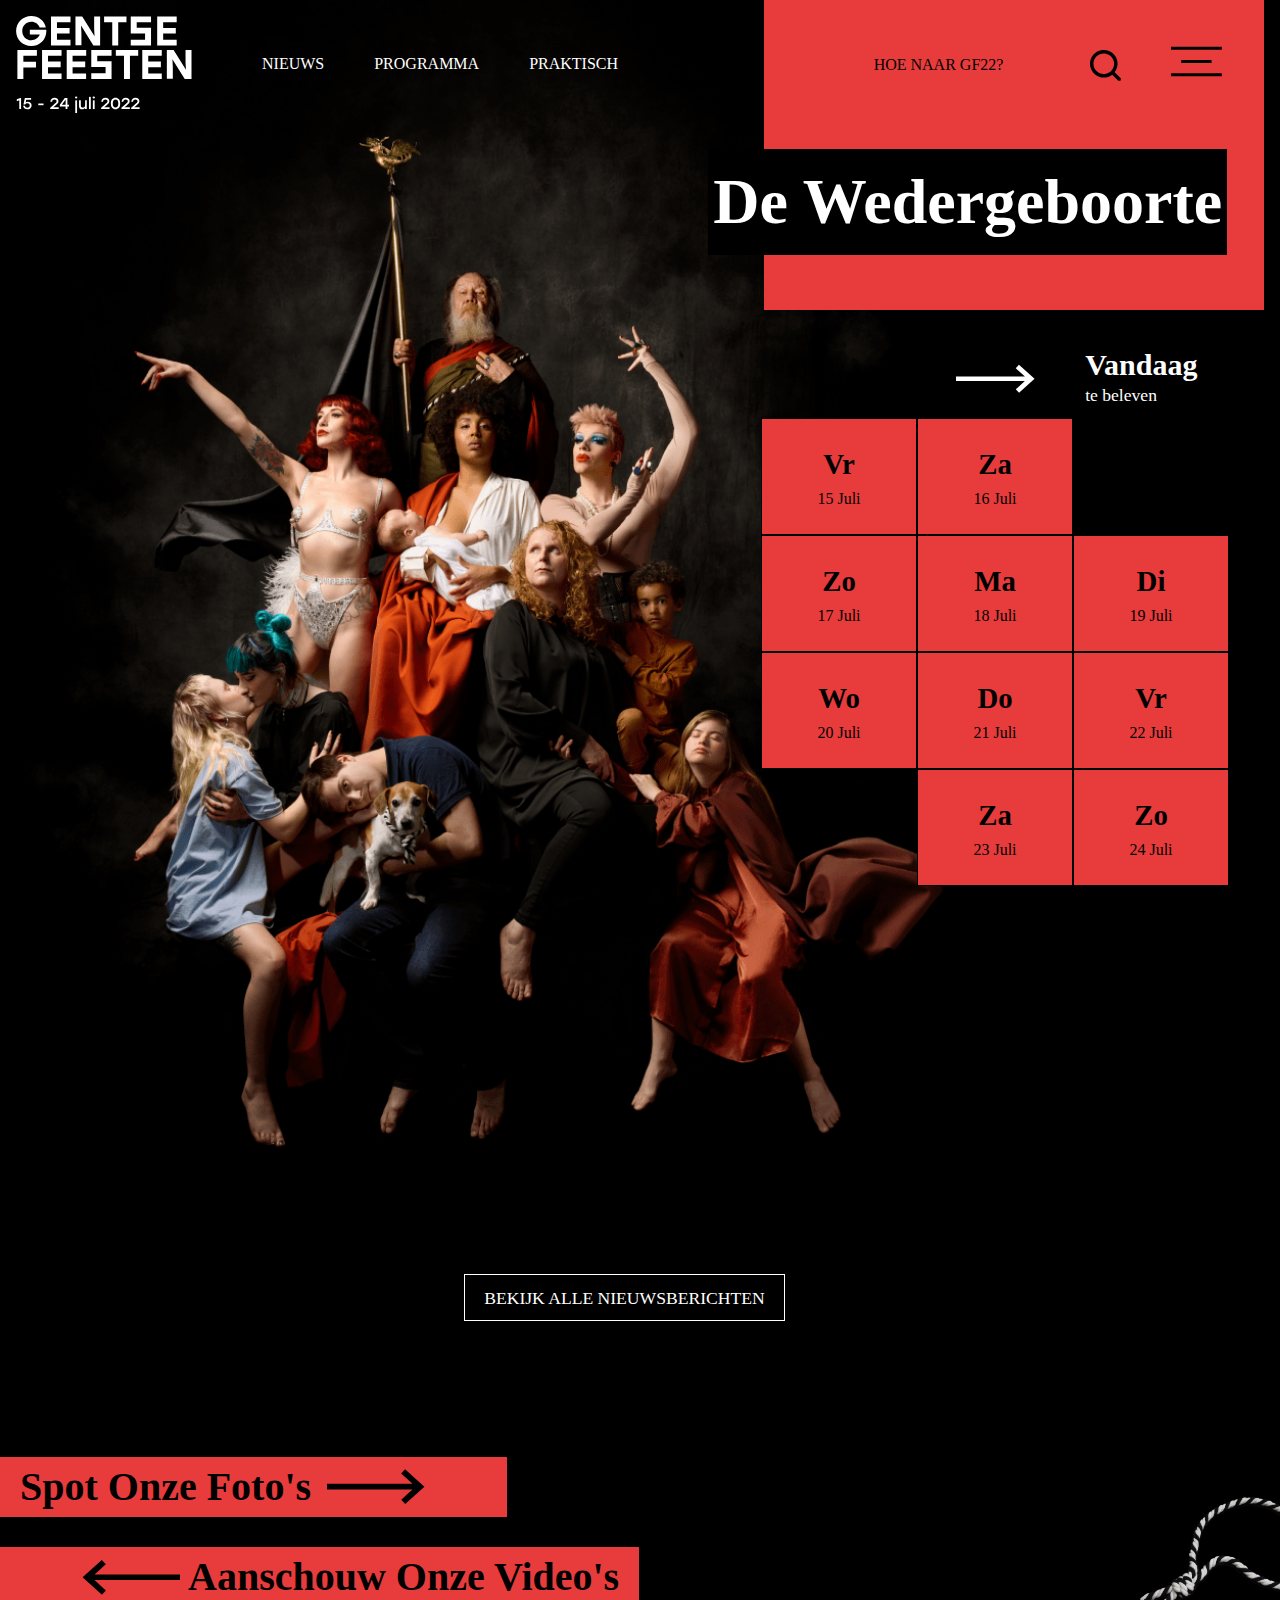
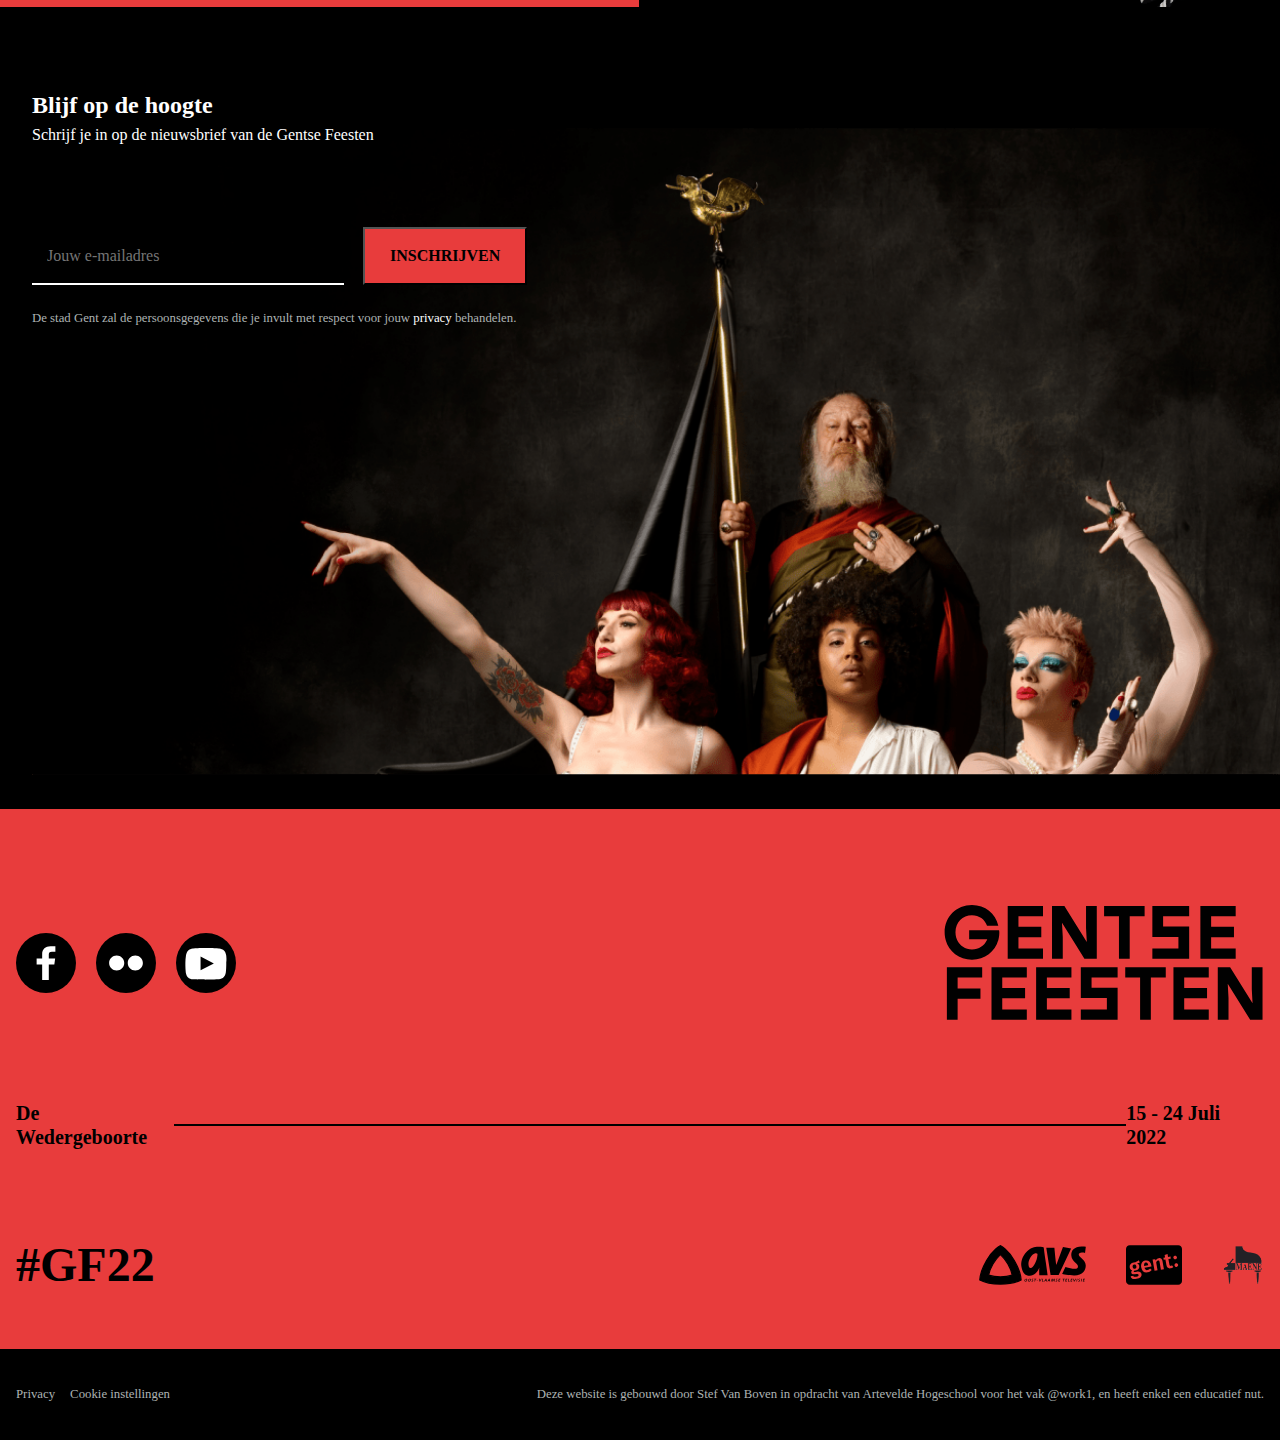
<file: docs/index.html>
<!DOCTYPE html>
<html lang="en">

<head>
    <meta charset="UTF-8">
    <meta http-equiv="X-UA-Compatible" content="IE=edge">
    <meta name="viewport" content="width=device-width, initial-scale=1.0">
    <link rel="stylesheet" href="static/css/reset.css">
    <link rel="stylesheet" href="static/css/main.css">
    <link rel="stylesheet" href="static/css/header.css">
    <link rel="stylesheet" href="static/css/events.css">
    <link rel="stylesheet" href="static/css/news.css">
    <link rel="stylesheet" href="static/css/newsletter.css">
    <link rel="stylesheet" href="static/css/footer.css">
    <title>Home | Gentse Feesten 2022</title>

    <link rel="apple-touch-icon" sizes="180x180" href="static/assets/favicon/apple-touch-icon.png">
    <link rel="icon" type="image/png" sizes="32x32" href="static/assets/favicon/favicon-32x32.png">
    <link rel="icon" type="image/png" sizes="16x16" href="static/assets/favicon/favicon-16x16.png">
    <link rel="manifest" href="static/assets/favicon/site.webmanifest">
    <link rel="mask-icon" href="static/assets/favicon/safari-pinned-tab.svg" color="#5bbad5">
    <link rel="shortcut icon" href="static/assets/favicon/favicon.ico">
    <meta name="msapplication-TileColor" content="#da532c">
    <meta name="msapplication-config" content="static/assets/favicon/browserconfig.xml">
    <meta name="theme-color" content="#ffffff">
</head>

<body>
    <div class="main-container">
        <div class="hamburger-menu"></div>
        <div class="body-bg"></div>
        <div class="header-container">
            <header class="header">
                <div class="primary__header">
                    <nav class="primary__header_navigation">
                        <div class="header__left">
                            <a href="index.html" class="header__logo__link">
                                <img class="header__logo__link__img" src="static/assets/images/GF-logo-inverse-NL.svg"
                                    alt="Gentse-Feesten-logo-2022">
                            </a>

                            <ul class="navlist">
                                <li class="navlist__item">
                                    <a href="news.html" class="navlist__item__link">
                                        Nieuws
                                    </a>
                                </li>

                                <li class="navlist__item">
                                    <a href="events/day.html?day=15" class="navlist__item__link">
                                        Programma
                                    </a>
                                </li>

                                <li class="navlist__item">
                                    <a href="#" class="navlist__item__link">
                                        Praktisch
                                    </a>
                                </li>
                            </ul>
                        </div>

                        <div class="header__right-bg"></div>

                        <div class="header__right">
                            <ul class="second__list">
                                <li class="second__list__item">
                                    <a href="#" class="second__list__item">
                                        hoe naar gf22?
                                    </a>
                                </li>

                                <li class="second__list__item">
                                    <a href="search.html" class="second__list__item__link">
                                        <svg version="1.1" xmlns="http://www.w3.org/2000/svg" width="32" height="32"
                                            viewBox="0 0 32 32">
                                            <title>search</title>
                                            <path
                                                d="M31.474 28.951l-6.043-6.025c1.95-2.484 3.007-5.551 3.004-8.708 0-2.812-0.834-5.561-2.396-7.899s-3.783-4.16-6.381-5.237c-2.598-1.076-5.457-1.358-8.215-0.809s-5.291 1.903-7.28 3.891-3.342 4.522-3.891 7.28-0.267 5.617 0.809 8.215c1.076 2.598 2.898 4.818 5.237 6.381s5.087 2.396 7.899 2.396c3.157 0.004 6.225-1.054 8.708-3.004l6.025 6.043c0.165 0.167 0.362 0.299 0.578 0.389s0.449 0.137 0.684 0.137c0.235 0 0.467-0.047 0.683-0.137s0.413-0.223 0.578-0.389c0.167-0.165 0.299-0.362 0.389-0.578s0.137-0.449 0.137-0.683-0.046-0.467-0.137-0.684c-0.090-0.217-0.222-0.413-0.389-0.578zM3.554 14.218c0-2.109 0.625-4.171 1.797-5.924s2.837-3.12 4.786-3.927c1.948-0.807 4.092-1.018 6.161-0.607s3.969 1.427 5.46 2.918c1.491 1.491 2.507 3.391 2.918 5.46s0.2 4.212-0.607 6.161c-0.807 1.948-2.174 3.614-3.927 4.785s-3.815 1.797-5.924 1.797c-2.828 0-5.54-1.123-7.54-3.123s-3.123-4.712-3.123-7.54z">
                                            </path>
                                        </svg>
                                    </a>
                                </li>

                                <li class="second__list__item">
                                    <a href="#" class="second__list__item">
                                        <svg version="1.1" xmlns="http://www.w3.org/2000/svg" width="55" height="32"
                                            viewBox="0 0 55 32">
                                            <title>hamburger</title>
                                            <path
                                                d="M0 0h54.825v3.404h-54.825v-3.404zM11.072 14.298h32.681v3.404h-32.681v-3.404zM0 28.596h54.825v3.404h-54.825v-3.404z">
                                            </path>
                                        </svg>
                                    </a>
                                </li>
                            </ul>
                        </div>
                    </nav>
                </div>

                <div class="second__header">
                    <div class="second__header__container">
                        <div class="second__header__title-bg">
                            <h1 class="second__header__title">
                                De Wedergeboorte
                            </h1>
                        </div>

                        <div class="second__header__link">
                            <a href="events/day.html">
                                <svg id="arrow-animation" viewBox="0 0 1197 269" aria-hidden="true">
                                    <path
                                        d="M-0.159,111.093l639.756,0l-85.15,-76.855l29.643,-32.816l144.777,131.216l-143.608,129.655l-30.23,-32.081l84.144,-76.315l-639.756,0l0.424,-42.804Z"
                                        fill="#fff"></path>
                                </svg>
                                <div class="second__header__link__text">
                                    <span>Vandaag</span><br>te beleven
                                </div>
                            </a>
                        </div>

                        <div class="grid-container">
                            <a class="date-card vr15" href="events/day.html?day=15">
                                <span class="day">
                                    Vr
                                </span>

                                <span class="date">
                                    15 Juli
                                </span>
                            </a>

                            <a class="date-card za16" href="events/day.html?day=16">
                                <span class="day">
                                    Za
                                </span>

                                <span class="date">
                                    16 Juli
                                </span>
                            </a>

                            <a class="date-card zo17" href="events/day.html?day=17">
                                <span class="day">
                                    Zo
                                </span>

                                <span class="date">
                                    17 Juli
                                </span>
                            </a>

                            <a class="date-card ma18" href="events/day.html?day=18">
                                <span class="day">
                                    Ma
                                </span>

                                <span class="date">
                                    18 Juli
                                </span>
                            </a>

                            <a class="date-card di19" href="events/day.html?day=19">
                                <span class="day">
                                    Di
                                </span>

                                <span class="date">
                                    19 Juli
                                </span>
                            </a>

                            <a class="date-card wo20" href="events/day.html?day=20">
                                <span class="day">
                                    Wo
                                </span>

                                <span class="date">
                                    20 Juli
                                </span>
                            </a>

                            <a class="date-card do21" href="events/day.html?day=21">
                                <span class="day">
                                    Do
                                </span>

                                <span class="date">
                                    21 Juli
                                </span>
                            </a>

                            <a class="date-card vr22" href="events/day.html?day=22">
                                <span class="day">
                                    Vr
                                </span>

                                <span class="date">
                                    22 Juli
                                </span>
                            </a>

                            <a class="date-card za23" href="events/day.html?day=23">
                                <span class="day">
                                    Za
                                </span>

                                <span class="date">
                                    23 Juli
                                </span>
                            </a>

                            <a class="date-card zo24" href="events/day.html?day=24">
                                <span class="day">
                                    Zo
                                </span>

                                <span class="date">
                                    24 Juli
                                </span>
                            </a>
                        </div>
                    </div>
                </div>
            </header>
        </div>

        <main class="main-content">
            <section class="events">
                <div class="events-container">
                    <div class="events-content"></div>
                </div>
            </section>

            <section class="news">
                <div class="news-container">
                    <div class="news-content"></div>
                    <div class="news__articles__button">
                        <a href="news.html" class="news__button">
                            BEKIJK ALLE NIEUWSBERICHTEN
                        </a>
                    </div>
                </div>
            </section>

            <section class="more__assets">
                <div class="assets__container">
                    <div class="assets__container__up">
                        <a href="#" class="pictures">
                            <div class="pictures__text">
                                <span>
                                    Spot Onze Foto's
                                </span>
                            </div>

                            <svg viewBox="0 0 1197 269" aria-hidden="true">
                                <path
                                    d="M-0.159,111.093l639.756,0l-85.15,-76.855l29.643,-32.816l144.777,131.216l-143.608,129.655l-30.23,-32.081l84.144,-76.315l-639.756,0l0.424,-42.804Z"
                                    fill="#000"></path>
                            </svg>
                        </a>
                    </div>

                    <div class="assets__container__down">
                        <a href="#" class="videos">
                            <div class="videos__text">
                                <svg viewBox="0 0 1197 269" aria-hidden="true">
                                    <path
                                        d="M-0.159,111.093l639.756,0l-85.15,-76.855l29.643,-32.816l144.777,131.216l-143.608,129.655l-30.23,-32.081l84.144,-76.315l-639.756,0l0.424,-42.804Z"
                                        fill="#000">
                                    </path>
                                </svg>

                                <span>
                                    Aanschouw Onze Video's
                                </span>
                            </div>
                        </a>
                    </div>
                </div>
            </section>

            <section class="newsletter">
                <div class="newsletter__content__up">
                    <h2>
                        Blijf op de hoogte
                    </h2>

                    <p>
                        Schrijf je in op de nieuwsbrief van de Gentse Feesten
                    </p>
                </div>

                <div class="newsletter__content__down">
                    <form method="get" action="index.html" wtx-context="F557AD65-35E8-42DF-95F2-2B7A4F294DD4"
                        data-dashlane-rid="81fbc827e80cdef3" data-form-type="other">
                        <input class="input-text" type="text" id="email" name="email" placeholder="Jouw e-mailadres"
                            wtx-context="31922808-5F48-403F-AFF2-170C075CFD27" data-dashlane-rid="10119a30d9e41e2d"
                            data-form-type="other">
                        <input class="input-button" type="submit" value="INSCHRIJVEN"
                            wtx-context="0C0A75D5-72CD-4E2F-8C58-14050C6D3734" data-dashlane-rid="a16d55bb6be76ff4"
                            data-form-type="action">
                    </form>

                    <p>
                        De stad Gent zal de persoonsgegevens die je invult met respect voor jouw <a href="">privacy</a>
                        behandelen.
                    </p>
                </div>
            </section>
            <footer>
                <div class="footer__container">
                    <div class="footer__content">
                        <div class="footer__content__up">
                            <div class="footer__content__up__left">
                                <a href class="smlogo">
                                    <svg version="1.1" xmlns="http://www.w3.org/2000/svg" width="32" height="32"
                                        viewBox="0 0 32 32">
                                        <title>facebook</title>
                                        <path
                                            d="M17.49 25v-8.21h2.95l0.44-3.2h-3.39v-2.043c0-0.927 0.276-1.558 1.697-1.558l1.813-0.001v-2.862c-0.766-0.080-1.655-0.126-2.555-0.126-0.030 0-0.061 0-0.091 0h0.005c-2.614 0-4.403 1.491-4.403 4.23v2.36h-2.956v3.2h2.956v8.21h3.535z">
                                        </path>
                                    </svg>
                                </a>

                                <a href class="smlogo">
                                    <svg version="1.1" xmlns="http://www.w3.org/2000/svg" width="32" height="32"
                                        viewBox="0 0 32 32">
                                        <title>flickr</title>
                                        <path
                                            d="M11.034 12c2.228 0 4.034 1.791 4.034 4 0 2.21-1.806 4-4.034 4s-4.034-1.79-4.034-4c0-2.209 1.806-4 4.034-4zM25 16c0 2.21-1.806 4-4.034 4s-4.034-1.79-4.034-4c0-2.209 1.806-4 4.034-4s4.034 1.791 4.034 4z">
                                        </path>
                                    </svg>
                                </a>

                                <a href class="smlogo">
                                    <svg version="1.1" xmlns="http://www.w3.org/2000/svg" width="32" height="32"
                                        viewBox="0 0 32 32">
                                        <title>youtube</title>
                                        <path
                                            d="M26.8 12.1v0c0-0.3-0.3-1.9-1.1-2.7-0.7-0.7-1.7-1.1-2.7-1.2h-0.2c-3-0.2-6.6-0.2-6.8-0.2s-3.8 0-6.8 0.2h-0.2c-1 0-1.9 0.5-2.6 1.2-0.8 0.8-1.1 2.4-1.1 2.7-0.2 1.2-0.3 2.4-0.3 3.6v1.6c0 1.2 0.1 2.4 0.2 3.6 0 0.3 0.3 1.8 1.1 2.7 0.8 0.7 1.7 1.1 2.7 1.1 0.1 0 0.2 0 0.2 0h0.1c1.7 0.2 6.4 0.2 6.6 0.2v0c0.2 0 3.8 0 6.8-0.2h0.2c1 0 1.9-0.5 2.6-1.2 0.8-0.8 1.1-2.4 1.1-2.7 0.1-1.2 0.2-2.4 0.2-3.6v-1.6c0.2-1.1 0.1-2.3 0-3.5zM13.1 19.9v-7.4l7.1 3.7-7.1 3.7z">
                                        </path>
                                    </svg>
                                </a>
                            </div>

                            <div class="footer__content__up__right">
                                <a href="#">
                                    <img src="static/assets/images/logo-footer.svg" alt="GF-footer-logo">
                                </a>
                            </div>
                        </div>

                        <div class="footer__content__center">
                            <span>
                                De Wedergeboorte
                            </span>
                            <div class="line"></div>
                            <span>
                                15 - 24 Juli 2022
                            </span>
                        </div>

                        <div class="footer__content__down">
                            <span>
                                #gf22
                            </span>

                            <div class="gf__sponsors">
                                <a href="#" class="avs">
                                    <img src="static/assets/images/partner-avs.svg" alt="avs-logo">
                                </a>

                                <a href="#" class="stdg">
                                    <img src="static/assets/images/partner-stad-gent.svg" alt="stad-gent-logo">
                                </a>

                                <a href="#" class="piano">
                                    <img src="static/assets/images/piano-maene.svg" alt="piano-logo">
                                </a>
                            </div>
                        </div>
                    </div>
                </div>

                <div class="footer__info">
                    <div class="footer__info__container">
                        <div class="footer__info__content">
                            <div class="privacy">
                                <a href="#">
                                    Privacy
                                </a>

                                <a href="#">
                                    Cookie instellingen
                                </a>
                            </div>

                            <div class="autor">
                                <p>Deze website is gebouwd door Stef Van Boven in opdracht van Artevelde Hogeschool voor
                                    het vak @work1, en heeft enkel een educatief nut.</p>
                            </div>
                        </div>
                    </div>
                </div>
            </footer>
        </main>
    </div>

    <script src="static/js/main.js"></script>
</body>

</html>
</file>
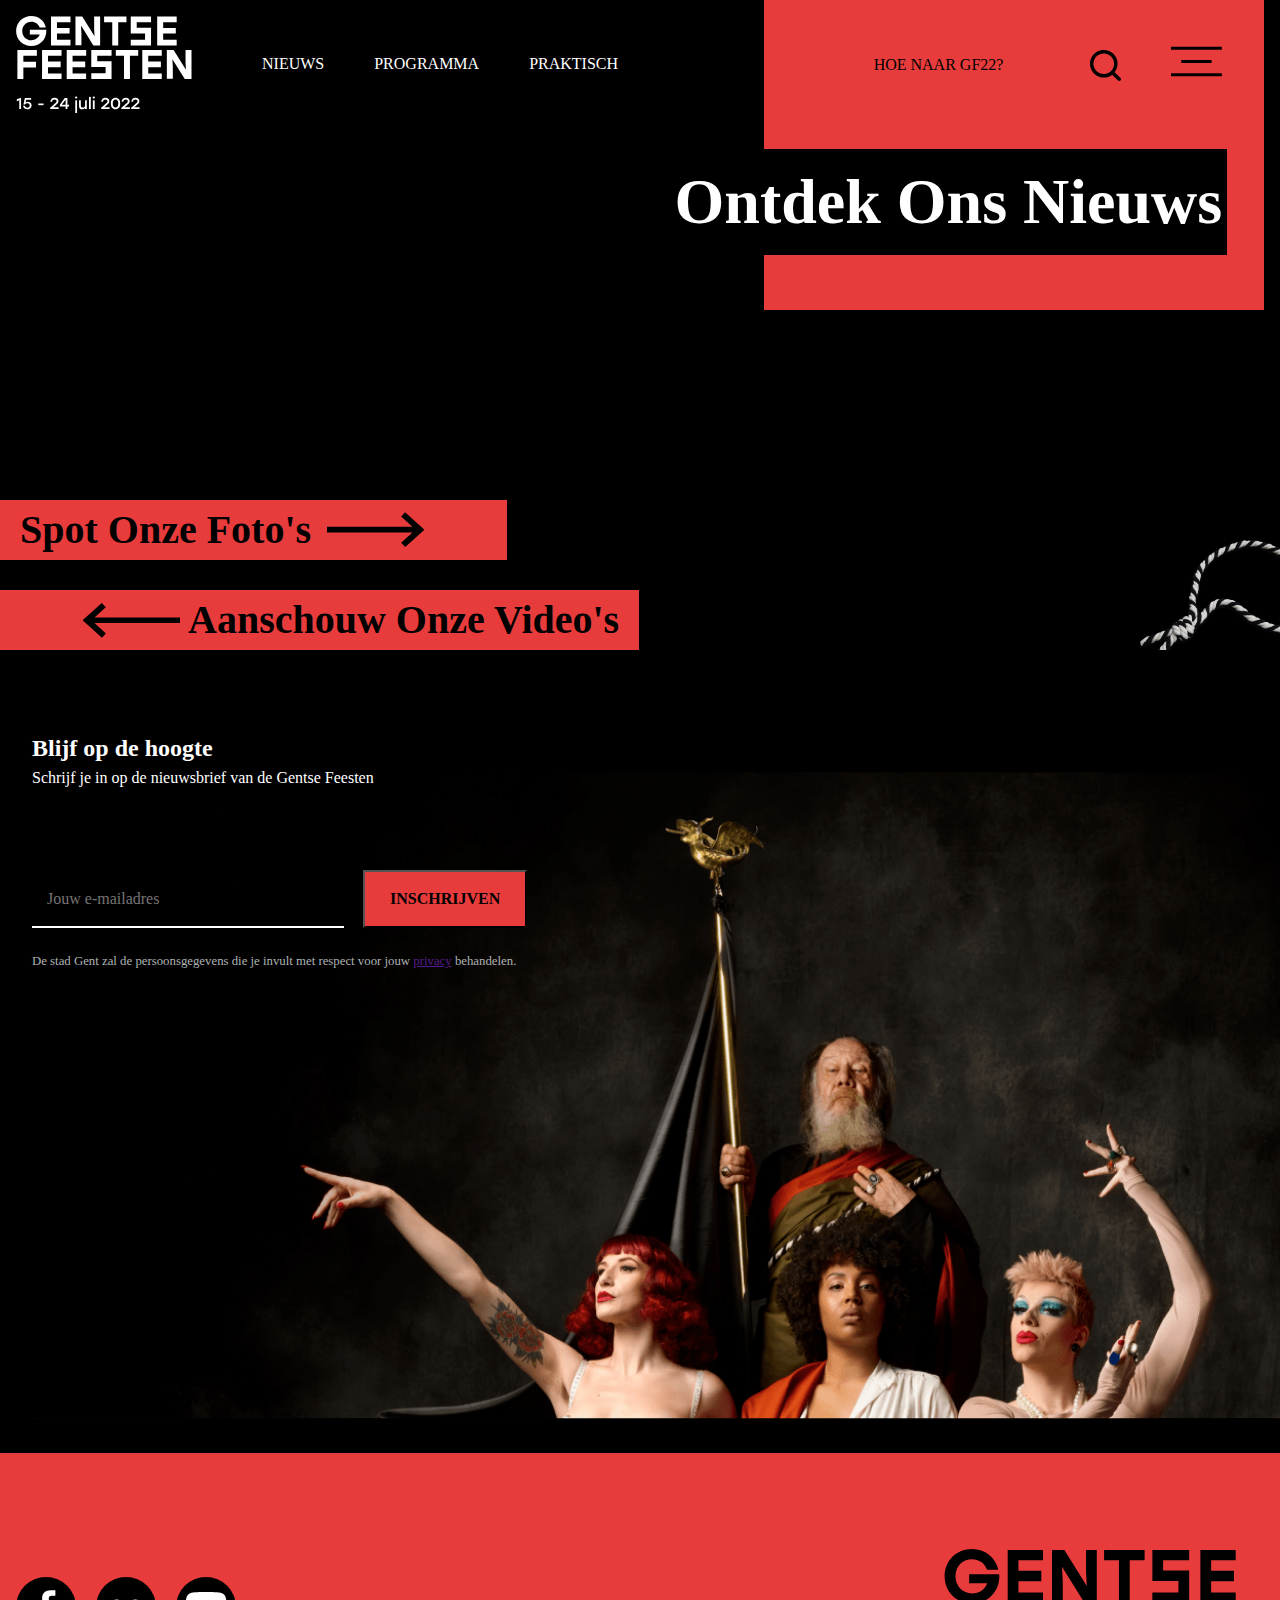
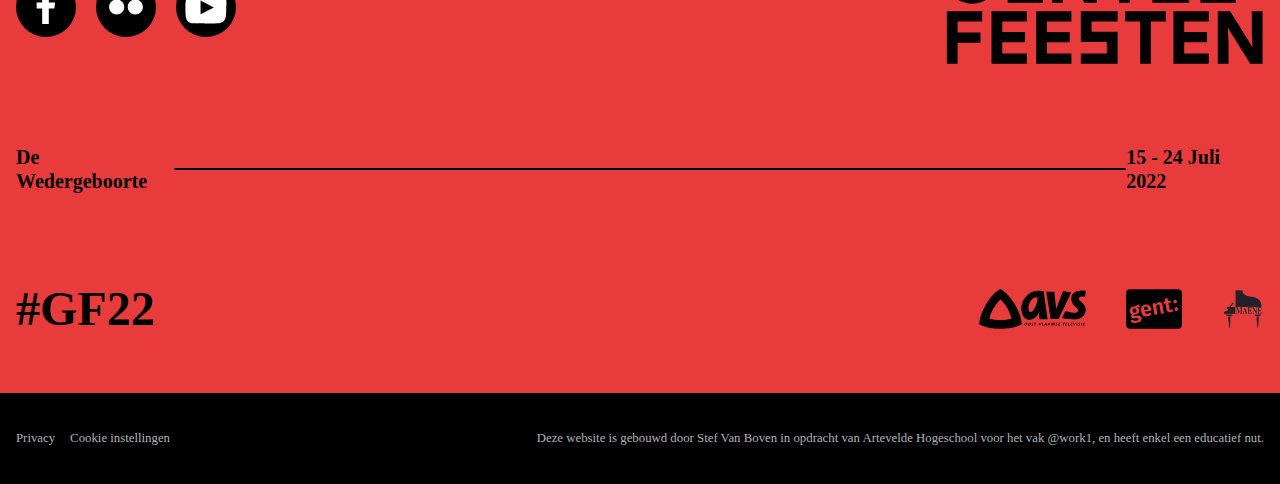
<file: docs/news.html>
<!DOCTYPE html>
<html lang="en">

<head>
    <meta charset="UTF-8">
    <meta name="viewport" content="width=device-width, initial-scale=1.0">
    <link rel="stylesheet" href="static/css/reset.css">
    <link rel="stylesheet" href="static/css/main.css">
    <link rel="stylesheet" href="static/css/header.css">
    <link rel="stylesheet" href="static/css/news-articles.css">
    <link rel="stylesheet" href="static/css/newsletter.css">
    <link rel="stylesheet" href="static/css/footer.css">
    <title>Nieuws | Gentse Feesten 2022</title>

    <link rel="apple-touch-icon" sizes="180x180" href="static/assets/favicon/apple-touch-icon.png">
    <link rel="icon" type="image/png" sizes="32x32" href="static/assets/favicon/favicon-32x32.png">
    <link rel="icon" type="image/png" sizes="16x16" href="static/assets/favicon/favicon-16x16.png">
    <link rel="manifest" href="static/assets/favicon/site.webmanifest">
    <link rel="mask-icon" href="static/assets/favicon/safari-pinned-tab.svg" color="#5bbad5">
    <link rel="shortcut icon" href="static/assets/favicon/favicon.ico">
    <meta name="msapplication-TileColor" content="#da532c">
    <meta name="msapplication-config" content="static/assets/favicon/browserconfig.xml">
    <meta name="theme-color" content="#ffffff">
</head>

<body>
    <div class="main-container">
        <div class="hamburger-menu"></div>
        <div class="header-container">
            <header class="header">
                <div class="primary__header">
                    <nav class="primary__header_navigation">
                        <div class="header__left">
                            <a href="index.html" class="header__logo__link">
                                <img class="header__logo__link__img" src="static/assets/images/GF-logo-inverse-NL.svg" alt="Gentse-Feesten-logo-2022">
                            </a>

                            <ul class="navlist">
                                <li class="navlist__item">
                                    <a href="news.html" class="navlist__item__link">
                                        Nieuws
                                    </a>
                                </li>

                                <li class="navlist__item">
                                    <a href="events/day.html?day=15" class="navlist__item__link">
                                        Programma
                                    </a>
                                </li>

                                <li class="navlist__item">
                                    <a href="#" class="navlist__item__link">
                                        Praktisch
                                    </a>
                                </li>
                            </ul>
                        </div>

                        <div class="header__right-bg"></div>

                        <div class="header__right">
                            <ul class="second__list">
                                <li class="second__list__item">
                                    <a href="#" class="second__list__item">
                                        hoe naar gf22?
                                    </a>
                                </li>

                                <li class="second__list__item">
                                    <a href="search.html" class="second__list__item__link">
                                        <svg version="1.1" xmlns="http://www.w3.org/2000/svg" width="32" height="32"
                                            viewBox="0 0 32 32">
                                            <title>search</title>
                                            <path
                                                d="M31.474 28.951l-6.043-6.025c1.95-2.484 3.007-5.551 3.004-8.708 0-2.812-0.834-5.561-2.396-7.899s-3.783-4.16-6.381-5.237c-2.598-1.076-5.457-1.358-8.215-0.809s-5.291 1.903-7.28 3.891-3.342 4.522-3.891 7.28-0.267 5.617 0.809 8.215c1.076 2.598 2.898 4.818 5.237 6.381s5.087 2.396 7.899 2.396c3.157 0.004 6.225-1.054 8.708-3.004l6.025 6.043c0.165 0.167 0.362 0.299 0.578 0.389s0.449 0.137 0.684 0.137c0.235 0 0.467-0.047 0.683-0.137s0.413-0.223 0.578-0.389c0.167-0.165 0.299-0.362 0.389-0.578s0.137-0.449 0.137-0.683-0.046-0.467-0.137-0.684c-0.090-0.217-0.222-0.413-0.389-0.578zM3.554 14.218c0-2.109 0.625-4.171 1.797-5.924s2.837-3.12 4.786-3.927c1.948-0.807 4.092-1.018 6.161-0.607s3.969 1.427 5.46 2.918c1.491 1.491 2.507 3.391 2.918 5.46s0.2 4.212-0.607 6.161c-0.807 1.948-2.174 3.614-3.927 4.785s-3.815 1.797-5.924 1.797c-2.828 0-5.54-1.123-7.54-3.123s-3.123-4.712-3.123-7.54z">
                                            </path>
                                        </svg>
                                    </a>
                                </li>

                                <li class="second__list__item">
                                    <a href="#" class="second__list__item">
                                        <svg version="1.1" xmlns="http://www.w3.org/2000/svg" width="55" height="32"
                                            viewBox="0 0 55 32">
                                            <title>hamburger</title>
                                            <path
                                                d="M0 0h54.825v3.404h-54.825v-3.404zM11.072 14.298h32.681v3.404h-32.681v-3.404zM0 28.596h54.825v3.404h-54.825v-3.404z">
                                            </path>
                                        </svg>
                                    </a>
                                </li>
                            </ul>
                        </div>
                    </nav>
                </div>

                <div class="second__header">
                    <div class="second__header__container">
                        <div class="second__header__title-bg">
                            <h1 class="second__header__title">
                                Ontdek Ons Nieuws
                            </h1>
                        </div>
                    </div>
                </div>
            </header>
        </div>

        <main class="main-content">
            <div class="news__container">
                <div class="news__articles__content"></div>
            </div>
            
            <section class="more__assets">
                <div class="assets__container">
                    <div class="assets__container__up">
                        <a href="#" class="pictures">
                            <div class="pictures__text">
                                <span>
                                    Spot Onze Foto's
                                </span>
                            </div>

                            <svg viewBox="0 0 1197 269" aria-hidden="true">
                                <path
                                    d="M-0.159,111.093l639.756,0l-85.15,-76.855l29.643,-32.816l144.777,131.216l-143.608,129.655l-30.23,-32.081l84.144,-76.315l-639.756,0l0.424,-42.804Z"
                                    fill="#000"></path>
                            </svg>
                        </a>
                    </div>

                    <div class="assets__container__down">
                        <a href="#" class="videos">
                            <div class="videos__text">
                                <svg viewBox="0 0 1197 269" aria-hidden="true">
                                    <path
                                        d="M-0.159,111.093l639.756,0l-85.15,-76.855l29.643,-32.816l144.777,131.216l-143.608,129.655l-30.23,-32.081l84.144,-76.315l-639.756,0l0.424,-42.804Z"
                                        fill="#000"></path>
                                </svg>

                                <span>
                                    Aanschouw Onze Video's
                                </span>
                            </div>
                        </a>
                    </div>
                </div>
            </section>

            <section class="newsletter">
                <div class="newsletter__content__up">
                    <h2>
                        Blijf op de hoogte
                    </h2>

                    <p>
                        Schrijf je in op de nieuwsbrief van de Gentse Feesten
                    </p>
                </div>

                <div class="newsletter__content__down">
                    <form method="get" action="index.html" wtx-context="F557AD65-35E8-42DF-95F2-2B7A4F294DD4"
                        data-dashlane-rid="81fbc827e80cdef3" data-form-type="other">
                        <input class="input-text" type="text" id="email" name="email" placeholder="Jouw e-mailadres"
                            wtx-context="31922808-5F48-403F-AFF2-170C075CFD27" data-dashlane-rid="10119a30d9e41e2d"
                            data-form-type="other">
                        <input class="input-button" type="submit" value="INSCHRIJVEN"
                            wtx-context="0C0A75D5-72CD-4E2F-8C58-14050C6D3734" data-dashlane-rid="a16d55bb6be76ff4"
                            data-form-type="action">
                    </form>

                    <p>
                        De stad Gent zal de persoonsgegevens die je invult met respect voor jouw <a href="">privacy</a>
                        behandelen.
                    </p>
                </div>
            </section>
            <footer>
                <div class="footer__container">
                    <div class="footer__content">
                        <div class="footer__content__up">
                            <div class="footer__content__up__left">
                                <a href class="smlogo">
                                    <svg version="1.1" xmlns="http://www.w3.org/2000/svg" width="32" height="32" viewBox="0 0 32 32"><title>facebook</title><path d="M17.49 25v-8.21h2.95l0.44-3.2h-3.39v-2.043c0-0.927 0.276-1.558 1.697-1.558l1.813-0.001v-2.862c-0.766-0.080-1.655-0.126-2.555-0.126-0.030 0-0.061 0-0.091 0h0.005c-2.614 0-4.403 1.491-4.403 4.23v2.36h-2.956v3.2h2.956v8.21h3.535z"></path></svg>
                                </a>

                                <a href class="smlogo">
                                    <svg version="1.1" xmlns="http://www.w3.org/2000/svg" width="32" height="32" viewBox="0 0 32 32"><title>flickr</title><path d="M11.034 12c2.228 0 4.034 1.791 4.034 4 0 2.21-1.806 4-4.034 4s-4.034-1.79-4.034-4c0-2.209 1.806-4 4.034-4zM25 16c0 2.21-1.806 4-4.034 4s-4.034-1.79-4.034-4c0-2.209 1.806-4 4.034-4s4.034 1.791 4.034 4z"></path></svg>
                                </a>

                                <a href class="smlogo">
                                    <svg version="1.1" xmlns="http://www.w3.org/2000/svg" width="32" height="32" viewBox="0 0 32 32"><title>youtube</title><path d="M26.8 12.1v0c0-0.3-0.3-1.9-1.1-2.7-0.7-0.7-1.7-1.1-2.7-1.2h-0.2c-3-0.2-6.6-0.2-6.8-0.2s-3.8 0-6.8 0.2h-0.2c-1 0-1.9 0.5-2.6 1.2-0.8 0.8-1.1 2.4-1.1 2.7-0.2 1.2-0.3 2.4-0.3 3.6v1.6c0 1.2 0.1 2.4 0.2 3.6 0 0.3 0.3 1.8 1.1 2.7 0.8 0.7 1.7 1.1 2.7 1.1 0.1 0 0.2 0 0.2 0h0.1c1.7 0.2 6.4 0.2 6.6 0.2v0c0.2 0 3.8 0 6.8-0.2h0.2c1 0 1.9-0.5 2.6-1.2 0.8-0.8 1.1-2.4 1.1-2.7 0.1-1.2 0.2-2.4 0.2-3.6v-1.6c0.2-1.1 0.1-2.3 0-3.5zM13.1 19.9v-7.4l7.1 3.7-7.1 3.7z"></path></svg>
                                </a>
                            </div>

                            <div class="footer__content__up__right">
                                <a href="#">
                                    <img src="static/assets/images/logo-footer.svg" alt="GF-footer-logo">
                                </a>
                            </div>
                        </div>

                        <div class="footer__content__center">
                            <span>
                                De Wedergeboorte
                            </span>
                            <div class="line"></div>
                            <span>
                                15 - 24 Juli 2022
                            </span>
                        </div>

                        <div class="footer__content__down">
                            <span>
                                #gf22
                            </span>

                            <div class="gf__sponsors">
                                <a href="#" class="avs">
                                    <img src="static/assets/images/partner-avs.svg" alt="avs-logo">
                                </a>

                                <a href="#" class="stdg">
                                    <img src="static/assets/images/partner-stad-gent.svg" alt="stad-gent-logo">
                                </a>

                                <a href="#" class="piano">
                                    <img src="static/assets/images/piano-maene.svg" alt="piano-logo">
                                </a>
                            </div>
                        </div>
                    </div>
                </div>

                <div class="footer__info">
                    <div class="footer__info__container">
                        <div class="footer__info__content">
                            <div class="privacy">
                                <a href="#">
                                    Privacy
                                </a>

                                <a href="#">
                                    Cookie instellingen
                                </a>
                            </div>

                            <div class="autor">
                                <p>Deze website is gebouwd door Stef Van Boven in opdracht van Artevelde Hogeschool voor het vak @work1, en heeft enkel een educatief nut.</p>
                            </div>
                        </div>
                    </div>
                </div>
            </footer>
        </main>
    </div>
    <script src="static/js/news.js"></script>
</body>

</html>
</file>
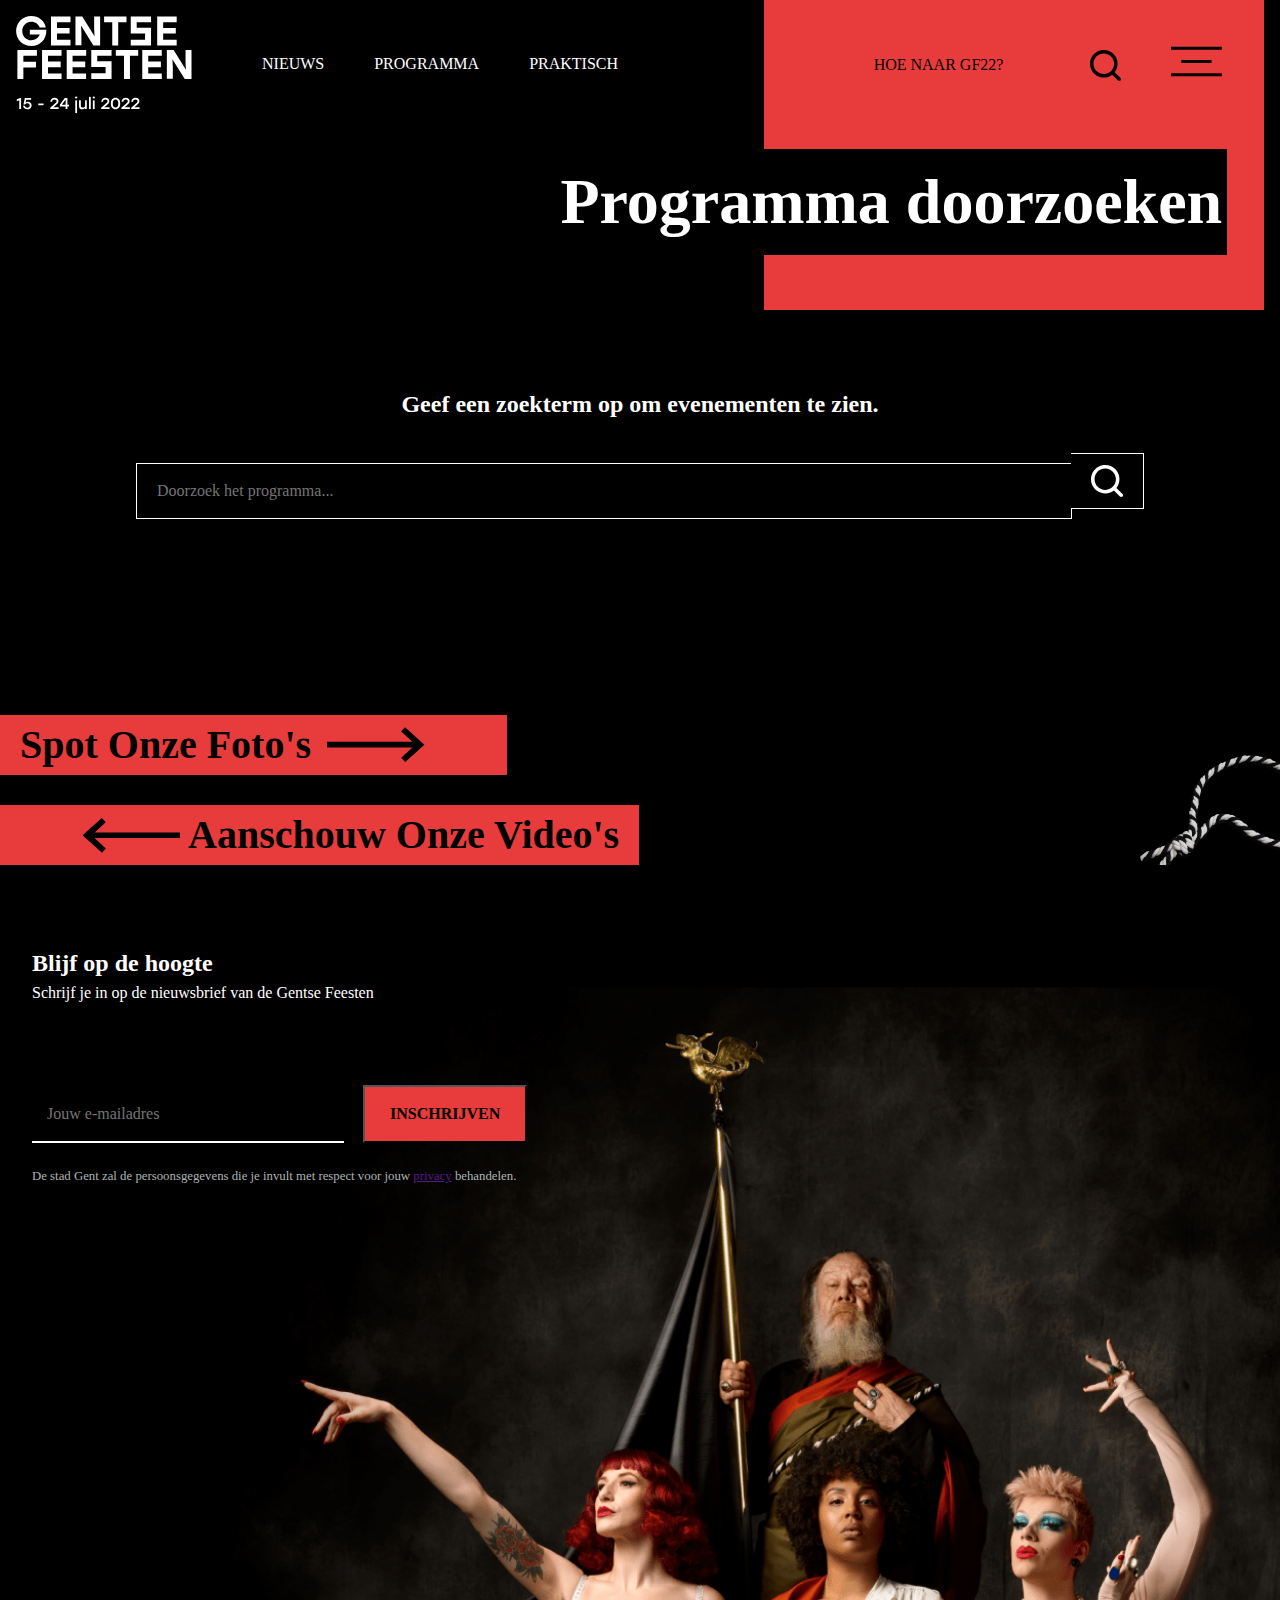
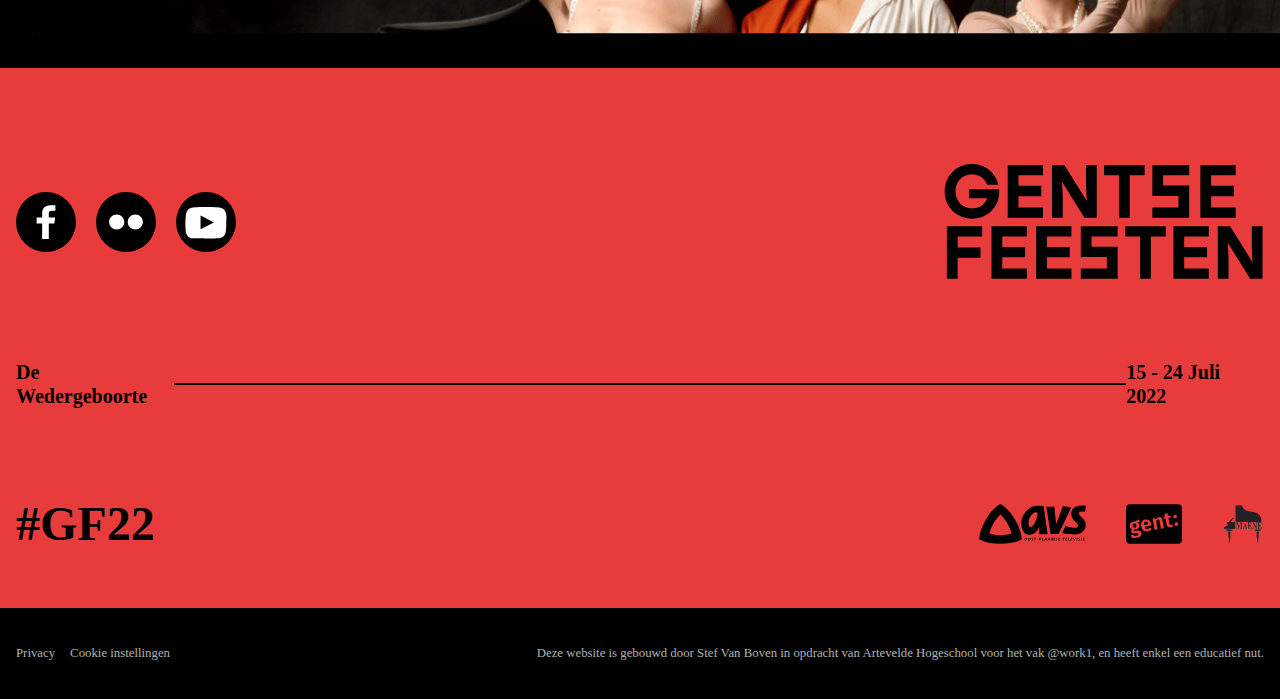
<file: docs/search.html>
<!DOCTYPE html>
<html lang="en">
<head>
    <meta charset="UTF-8">
    <meta name="viewport" content="width=device-width, initial-scale=1.0">
    <link rel="stylesheet" href="static/css/reset.css">
    <link rel="stylesheet" href="static/css/main.css">
    <link rel="stylesheet" href="static/css/header.css">
    <link rel="stylesheet" href="static/css/search.css">
    <link rel="stylesheet" href="static/css/newsletter.css">
    <link rel="stylesheet" href="static/css/footer.css">
    <title>Programma Doorzoeken | Gentse Feesten 2022</title>

    <link rel="apple-touch-icon" sizes="180x180" href="static/assets/favicon/apple-touch-icon.png">
    <link rel="icon" type="image/png" sizes="32x32" href="static/assets/favicon/favicon-32x32.png">
    <link rel="icon" type="image/png" sizes="16x16" href="static/assets/favicon/favicon-16x16.png">
    <link rel="manifest" href="static/assets/favicon/site.webmanifest">
    <link rel="mask-icon" href="static/assets/favicon/safari-pinned-tab.svg" color="#5bbad5">
    <link rel="shortcut icon" href="static/assets/favicon/favicon.ico">
    <meta name="msapplication-TileColor" content="#da532c">
    <meta name="msapplication-config" content="static/assets/favicon/browserconfig.xml">
    <meta name="theme-color" content="#ffffff">
</head>
<body>
    <div class="main-container">
        <div class="header-container">
            <header class="header">
                <div class="primary__header">
                    <nav class="primary__header_navigation">
                        <div class="header__left">
                            <a href="index.html" class="header__logo__link">
                                <img class="header__logo__link__img" src="static/assets/images/GF-logo-inverse-NL.svg" alt="Gentse-Feesten-logo-2022">
                            </a>
    
                            <ul class="navlist">
                                <li class="navlist__item">
                                    <a href="news.html" class="navlist__item__link">
                                        Nieuws
                                    </a>
                                </li>
    
                                <li class="navlist__item">
                                    <a href="events/day.html?day=15" class="navlist__item__link">
                                        Programma
                                    </a>
                                </li>
    
                                <li class="navlist__item">
                                    <a href="#" class="navlist__item__link">
                                        Praktisch
                                    </a>
                                </li>
                            </ul>
                        </div>
    
                        <div class="header__right-bg"></div>
    
                        <div class="header__right">
                            <ul class="second__list">
                                <li class="second__list__item">
                                    <a href="#" class="second__list__item">
                                        hoe naar gf22?
                                    </a>
                                </li>
    
                                <li class="second__list__item">
                                    <a href="search.html" class="second__list__item__link">
                                        <svg version="1.1" xmlns="http://www.w3.org/2000/svg" width="32" height="32"
                                            viewBox="0 0 32 32">
                                            <title>search</title>
                                            <path
                                                d="M31.474 28.951l-6.043-6.025c1.95-2.484 3.007-5.551 3.004-8.708 0-2.812-0.834-5.561-2.396-7.899s-3.783-4.16-6.381-5.237c-2.598-1.076-5.457-1.358-8.215-0.809s-5.291 1.903-7.28 3.891-3.342 4.522-3.891 7.28-0.267 5.617 0.809 8.215c1.076 2.598 2.898 4.818 5.237 6.381s5.087 2.396 7.899 2.396c3.157 0.004 6.225-1.054 8.708-3.004l6.025 6.043c0.165 0.167 0.362 0.299 0.578 0.389s0.449 0.137 0.684 0.137c0.235 0 0.467-0.047 0.683-0.137s0.413-0.223 0.578-0.389c0.167-0.165 0.299-0.362 0.389-0.578s0.137-0.449 0.137-0.683-0.046-0.467-0.137-0.684c-0.090-0.217-0.222-0.413-0.389-0.578zM3.554 14.218c0-2.109 0.625-4.171 1.797-5.924s2.837-3.12 4.786-3.927c1.948-0.807 4.092-1.018 6.161-0.607s3.969 1.427 5.46 2.918c1.491 1.491 2.507 3.391 2.918 5.46s0.2 4.212-0.607 6.161c-0.807 1.948-2.174 3.614-3.927 4.785s-3.815 1.797-5.924 1.797c-2.828 0-5.54-1.123-7.54-3.123s-3.123-4.712-3.123-7.54z">
                                            </path>
                                        </svg>
                                    </a>
                                </li>
    
                                <li class="second__list__item">
                                    <a href="#" class="second__list__item">
                                        <svg version="1.1" xmlns="http://www.w3.org/2000/svg" width="55" height="32"
                                            viewBox="0 0 55 32">
                                            <title>hamburger</title>
                                            <path
                                                d="M0 0h54.825v3.404h-54.825v-3.404zM11.072 14.298h32.681v3.404h-32.681v-3.404zM0 28.596h54.825v3.404h-54.825v-3.404z">
                                            </path>
                                        </svg>
                                    </a>
                                </li>
                            </ul>
                        </div>
                    </nav>
                </div>
    
                <div class="second__header">
                    <div class="second__header__container">
                        <div class="second__header__title-bg">
                            <h1 class="second__header__title">
                                Programma doorzoeken
                            </h1>
                        </div>
                    </div>
                </div>
            </header>
        </div>

        <main class="search">
            <section class="search-section">
                <div class="search__container">
                    <h2 class="search__container__title">
                        Geef een zoekterm op om evenementen te zien.
                    </h2>

                    <form  class="searcheventsform" action="search.html" method="get" id="searchFrmGFEvents">
                        <input type="text" name="eventsSearch" id="eventsSearch" placeholder="Doorzoek het programma...">
                        <button class="searchbutton" type="submit" onclick="getSearchEvents()">
                            <svg version="1.1" xmlns="http://www.w3.org/2000/svg" width="32" height="32" viewBox="0 0 32 32">
                                <title>search</title>
                                <path d="M31.474 28.951l-6.043-6.025c1.95-2.484 3.007-5.551 3.004-8.708 0-2.812-0.834-5.561-2.396-7.899s-3.783-4.16-6.381-5.237c-2.598-1.076-5.457-1.358-8.215-0.809s-5.291 1.903-7.28 3.891-3.342 4.522-3.891 7.28-0.267 5.617 0.809 8.215c1.076 2.598 2.898 4.818 5.237 6.381s5.087 2.396 7.899 2.396c3.157 0.004 6.225-1.054 8.708-3.004l6.025 6.043c0.165 0.167 0.362 0.299 0.578 0.389s0.449 0.137 0.684 0.137c0.235 0 0.467-0.047 0.683-0.137s0.413-0.223 0.578-0.389c0.167-0.165 0.299-0.362 0.389-0.578s0.137-0.449 0.137-0.683-0.046-0.467-0.137-0.684c-0.090-0.217-0.222-0.413-0.389-0.578zM3.554 14.218c0-2.109 0.625-4.171 1.797-5.924s2.837-3.12 4.786-3.927c1.948-0.807 4.092-1.018 6.161-0.607s3.969 1.427 5.46 2.918c1.491 1.491 2.507 3.391 2.918 5.46s0.2 4.212-0.607 6.161c-0.807 1.948-2.174 3.614-3.927 4.785s-3.815 1.797-5.924 1.797c-2.828 0-5.54-1.123-7.54-3.123s-3.123-4.712-3.123-7.54z"></path>
                            </svg>
                        </button>
                    </form>

                    <div class="event-results">
                        <p class="event-results-count" style="display: none;"></p>

                        <div class="event-search-results"></div>
                    </div>
                </div>
            </section>

            <section class="more__assets">
                <div class="assets__container">
                    <div class="assets__container__up">
                        <a href="#" class="pictures">
                            <div class="pictures__text">
                                <span>
                                    Spot Onze Foto's
                                </span>
                            </div>
        
                            <svg viewBox="0 0 1197 269" aria-hidden="true">
                                <path
                                    d="M-0.159,111.093l639.756,0l-85.15,-76.855l29.643,-32.816l144.777,131.216l-143.608,129.655l-30.23,-32.081l84.144,-76.315l-639.756,0l0.424,-42.804Z"
                                    fill="#000"></path>
                            </svg>
                        </a>
                    </div>
        
                    <div class="assets__container__down">
                        <a href="#" class="videos">
                            <div class="videos__text">
                                <svg viewBox="0 0 1197 269" aria-hidden="true">
                                    <path
                                        d="M-0.159,111.093l639.756,0l-85.15,-76.855l29.643,-32.816l144.777,131.216l-143.608,129.655l-30.23,-32.081l84.144,-76.315l-639.756,0l0.424,-42.804Z"
                                        fill="#000"></path>
                                </svg>
        
                                <span>
                                    Aanschouw Onze Video's
                                </span>
                            </div>
                        </a>
                    </div>
                </div>
            </section>
        
            <section class="newsletter">
                <div class="newsletter__content__up">
                    <h2>
                        Blijf op de hoogte
                    </h2>
        
                    <p>
                        Schrijf je in op de nieuwsbrief van de Gentse Feesten
                    </p>
                </div>
        
                <div class="newsletter__content__down">
                    <form method="get" action="index.html" wtx-context="F557AD65-35E8-42DF-95F2-2B7A4F294DD4"
                        data-dashlane-rid="81fbc827e80cdef3" data-form-type="other">
                        <input class="input-text" type="text" id="email" name="email" placeholder="Jouw e-mailadres"
                            wtx-context="31922808-5F48-403F-AFF2-170C075CFD27" data-dashlane-rid="10119a30d9e41e2d"
                            data-form-type="other">
                        <input class="input-button" type="submit" value="INSCHRIJVEN"
                            wtx-context="0C0A75D5-72CD-4E2F-8C58-14050C6D3734" data-dashlane-rid="a16d55bb6be76ff4"
                            data-form-type="action">
                    </form>
        
                    <p>
                        De stad Gent zal de persoonsgegevens die je invult met respect voor jouw <a href="">privacy</a>
                        behandelen.
                    </p>
                </div>
            </section>

            <footer>
                <div class="footer__container">
                    <div class="footer__content">
                        <div class="footer__content__up">
                            <div class="footer__content__up__left">
                                <a href class="smlogo">
                                    <svg version="1.1" xmlns="http://www.w3.org/2000/svg" width="32" height="32" viewBox="0 0 32 32"><title>facebook</title><path d="M17.49 25v-8.21h2.95l0.44-3.2h-3.39v-2.043c0-0.927 0.276-1.558 1.697-1.558l1.813-0.001v-2.862c-0.766-0.080-1.655-0.126-2.555-0.126-0.030 0-0.061 0-0.091 0h0.005c-2.614 0-4.403 1.491-4.403 4.23v2.36h-2.956v3.2h2.956v8.21h3.535z"></path></svg>
                                </a>
        
                                <a href class="smlogo">
                                    <svg version="1.1" xmlns="http://www.w3.org/2000/svg" width="32" height="32" viewBox="0 0 32 32"><title>flickr</title><path d="M11.034 12c2.228 0 4.034 1.791 4.034 4 0 2.21-1.806 4-4.034 4s-4.034-1.79-4.034-4c0-2.209 1.806-4 4.034-4zM25 16c0 2.21-1.806 4-4.034 4s-4.034-1.79-4.034-4c0-2.209 1.806-4 4.034-4s4.034 1.791 4.034 4z"></path></svg>
                                </a>
        
                                <a href class="smlogo">
                                    <svg version="1.1" xmlns="http://www.w3.org/2000/svg" width="32" height="32" viewBox="0 0 32 32"><title>youtube</title><path d="M26.8 12.1v0c0-0.3-0.3-1.9-1.1-2.7-0.7-0.7-1.7-1.1-2.7-1.2h-0.2c-3-0.2-6.6-0.2-6.8-0.2s-3.8 0-6.8 0.2h-0.2c-1 0-1.9 0.5-2.6 1.2-0.8 0.8-1.1 2.4-1.1 2.7-0.2 1.2-0.3 2.4-0.3 3.6v1.6c0 1.2 0.1 2.4 0.2 3.6 0 0.3 0.3 1.8 1.1 2.7 0.8 0.7 1.7 1.1 2.7 1.1 0.1 0 0.2 0 0.2 0h0.1c1.7 0.2 6.4 0.2 6.6 0.2v0c0.2 0 3.8 0 6.8-0.2h0.2c1 0 1.9-0.5 2.6-1.2 0.8-0.8 1.1-2.4 1.1-2.7 0.1-1.2 0.2-2.4 0.2-3.6v-1.6c0.2-1.1 0.1-2.3 0-3.5zM13.1 19.9v-7.4l7.1 3.7-7.1 3.7z"></path></svg>
                                </a>
                            </div>
        
                            <div class="footer__content__up__right">
                                <a href="#">
                                    <img src="static/assets/images/logo-footer.svg" alt="GF-footer-logo">
                                </a>
                            </div>
                        </div>
        
                        <div class="footer__content__center">
                            <span>
                                De Wedergeboorte
                            </span>
                            <div class="line"></div>
                            <span>
                                15 - 24 Juli 2022
                            </span>
                        </div>
        
                        <div class="footer__content__down">
                            <span>
                                #gf22
                            </span>
        
                            <div class="gf__sponsors">
                                <a href="#" class="avs">
                                    <img src="static/assets/images/partner-avs.svg" alt="avs-logo">
                                </a>
        
                                <a href="#" class="stdg">
                                    <img src="static/assets/images/partner-stad-gent.svg" alt="stad-gent-logo">
                                </a>
        
                                <a href="#" class="piano">
                                    <img src="static/assets/images/piano-maene.svg" alt="piano-logo">
                                </a>
                            </div>
                        </div>
                    </div>
                </div>
        
                <div class="footer__info">
                    <div class="footer__info__container">
                        <div class="footer__info__content">
                            <div class="privacy">
                                <a href="#">
                                    Privacy
                                </a>
        
                                <a href="#">
                                    Cookie instellingen
                                </a>
                            </div>
        
                            <div class="autor">
                                <p>Deze website is gebouwd door Stef Van Boven in opdracht van Artevelde Hogeschool voor het vak @work1, en heeft enkel een educatief nut.</p>
                            </div>
                        </div>
                    </div>
                </div>
            </footer>
        </main>
    </div>
    <script src="static/js/search.js"></script>
</body>
</html>
</file>
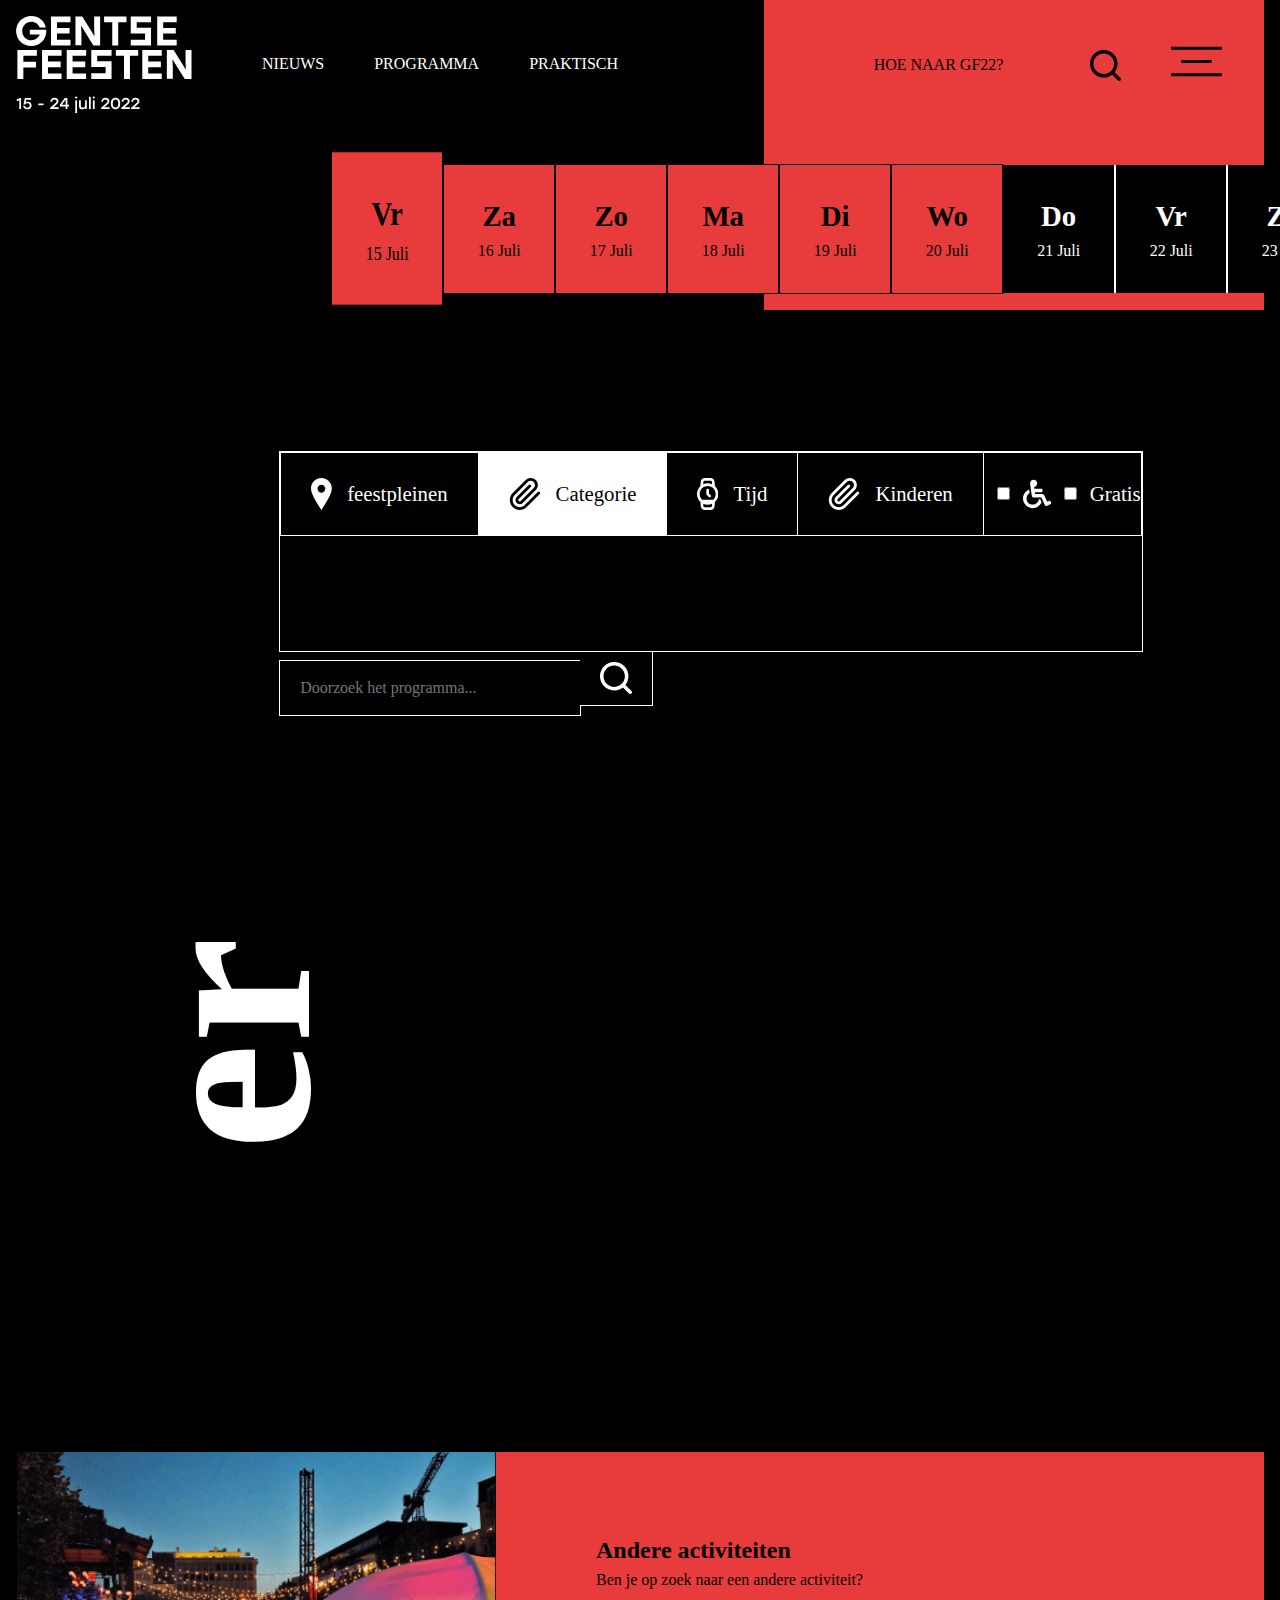
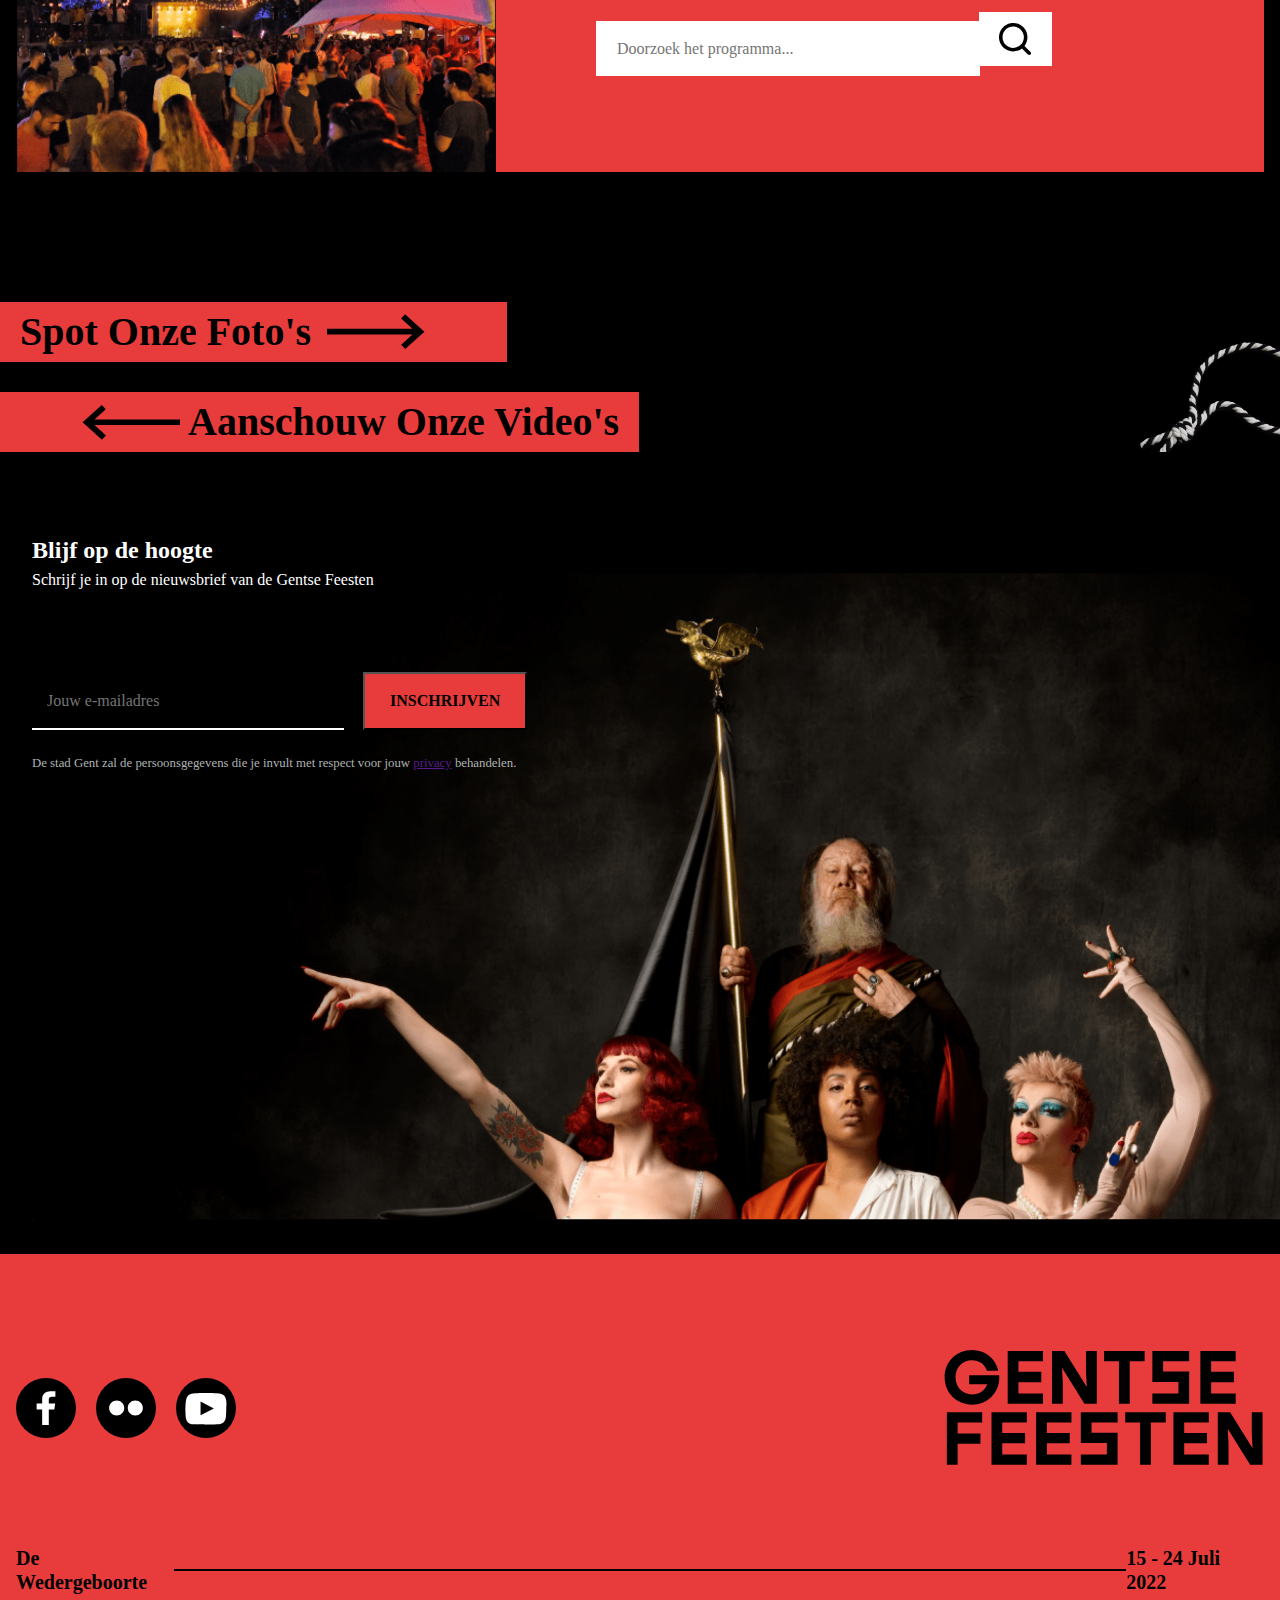
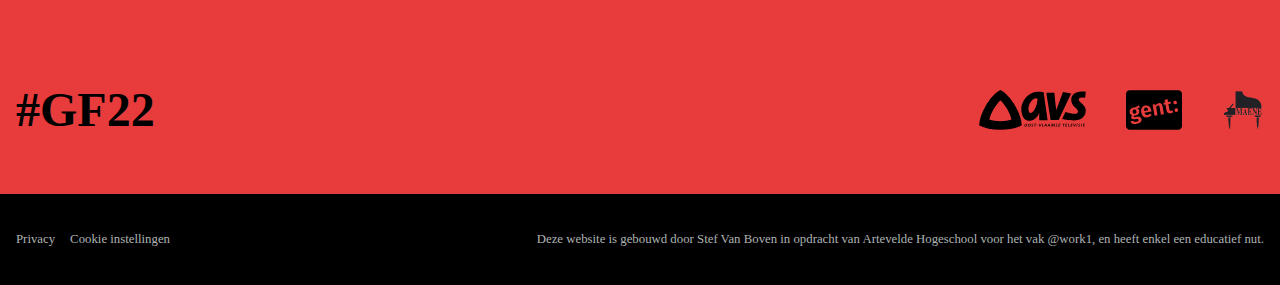
<file: docs/events/day.html>
<!DOCTYPE html>
<html lang="en">
<head>
    <meta charset="UTF-8">
    <meta name="viewport" content="width=device-width, initial-scale=1.0">
    <link rel="stylesheet" href="../static/css/reset.css">
    <link rel="stylesheet" href="../static/css/day.css">
    <link rel="stylesheet" href="../static/css/header.css">
    <link rel="stylesheet" href="../static/css/newsletter.css">
    <link rel="stylesheet" href="../static/css/footer.css">
    <title>Day | Gentse Feesten 2022</title>

    <link rel="apple-touch-icon" sizes="180x180" href="../static/assets/favicon/apple-touch-icon.png">
    <link rel="icon" type="image/png" sizes="32x32" href="../static/assets/favicon/favicon-32x32.png">
    <link rel="icon" type="image/png" sizes="16x16" href="../static/assets/favicon/favicon-16x16.png">
    <link rel="manifest" href="../static/assets/favicon/site.webmanifest">
    <link rel="mask-icon" href="../static/assets/favicon/safari-pinned-tab.svg" color="#5bbad5">
    <link rel="shortcut icon" href="../static/assets/favicon/favicon.ico">
    <meta name="msapplication-TileColor" content="#da532c">
    <meta name="msapplication-config" content="../static/assets/favicon/browserconfig.xml">
    <meta name="theme-color" content="#ffffff">
</head>
<body>
    <div class="main-container">
        <div class="hamburger-menu"></div>
        <div class="body-bg"></div>
        <div class="header-container">
            <header class="header">
                <div class="primary__header">
                    <nav class="primary__header_navigation">
                        <div class="header__left">
                            <a href="../index.html" class="header__logo__link">
                                <img class="header__logo__link__img" src="../static/assets/images/GF-logo-inverse-NL.svg"
                                    alt="Gentse-Feesten-logo-2022">
                            </a>

                            <ul class="navlist">
                                <li class="navlist__item">
                                    <a href="../news.html" class="navlist__item__link">
                                        Nieuws
                                    </a>
                                </li>

                                <li class="navlist__item">
                                    <a href="../events/day.html?day=15" class="navlist__item__link">
                                        Programma
                                    </a>
                                </li>

                                <li class="navlist__item">
                                    <a href="#" class="navlist__item__link">
                                        Praktisch
                                    </a>
                                </li>
                            </ul>
                        </div>

                        <div class="header__right-bg"></div>

                        <div class="header__right">
                            <ul class="second__list">
                                <li class="second__list__item">
                                    <a href="#" class="second__list__item">
                                        hoe naar gf22?
                                    </a>
                                </li>

                                <li class="second__list__item">
                                    <a href="../search.html" class="second__list__item__link">
                                        <svg version="1.1" xmlns="http://www.w3.org/2000/svg" width="32" height="32"
                                            viewBox="0 0 32 32">
                                            <title>search</title>
                                            <path
                                                d="M31.474 28.951l-6.043-6.025c1.95-2.484 3.007-5.551 3.004-8.708 0-2.812-0.834-5.561-2.396-7.899s-3.783-4.16-6.381-5.237c-2.598-1.076-5.457-1.358-8.215-0.809s-5.291 1.903-7.28 3.891-3.342 4.522-3.891 7.28-0.267 5.617 0.809 8.215c1.076 2.598 2.898 4.818 5.237 6.381s5.087 2.396 7.899 2.396c3.157 0.004 6.225-1.054 8.708-3.004l6.025 6.043c0.165 0.167 0.362 0.299 0.578 0.389s0.449 0.137 0.684 0.137c0.235 0 0.467-0.047 0.683-0.137s0.413-0.223 0.578-0.389c0.167-0.165 0.299-0.362 0.389-0.578s0.137-0.449 0.137-0.683-0.046-0.467-0.137-0.684c-0.090-0.217-0.222-0.413-0.389-0.578zM3.554 14.218c0-2.109 0.625-4.171 1.797-5.924s2.837-3.12 4.786-3.927c1.948-0.807 4.092-1.018 6.161-0.607s3.969 1.427 5.46 2.918c1.491 1.491 2.507 3.391 2.918 5.46s0.2 4.212-0.607 6.161c-0.807 1.948-2.174 3.614-3.927 4.785s-3.815 1.797-5.924 1.797c-2.828 0-5.54-1.123-7.54-3.123s-3.123-4.712-3.123-7.54z">
                                            </path>
                                        </svg>
                                    </a>
                                </li>

                                <li class="second__list__item">
                                    <a href="#" class="second__list__item">
                                        <svg version="1.1" xmlns="http://www.w3.org/2000/svg" width="55" height="32"
                                            viewBox="0 0 55 32">
                                            <title>hamburger</title>
                                            <path
                                                d="M0 0h54.825v3.404h-54.825v-3.404zM11.072 14.298h32.681v3.404h-32.681v-3.404zM0 28.596h54.825v3.404h-54.825v-3.404z">
                                            </path>
                                        </svg>
                                    </a>
                                </li>
                            </ul>
                        </div>
                    </nav>
                </div>

                <div class="second__header">
                    <div class="second__header__day-container">
                        <a class="second__header__day-container__date-card scale" href="day.html?day=15">
                            <span class="day">
                                Vr
                            </span>

                            <span class="date">
                                15 Juli
                            </span>
                        </a>

                        <a class="second__header__day-container__date-card" href="day.html?day=16">
                            <span class="day">
                                Za
                            </span>

                            <span class="date">
                                16 Juli
                            </span>
                        </a>

                        <a class="second__header__day-container__date-card" href="day.html?day=17">
                            <span class="day">
                                Zo
                            </span>

                            <span class="date">
                                17 Juli
                            </span>
                        </a>

                        <a class="second__header__day-container__date-card" href="day.html?day=18">
                            <span class="day">
                                Ma
                            </span>

                            <span class="date">
                                18 Juli
                            </span>
                        </a>

                        <a class="second__header__day-container__date-card" href="day.html?day=19">
                            <span class="day">
                                Di
                            </span>

                            <span class="date">
                                19 Juli
                            </span>
                        </a>

                        <a class="second__header__day-container__date-card" href="day.html?day=20">
                            <span class="day">
                                Wo
                            </span>

                            <span class="date">
                                20 Juli
                            </span>
                        </a>

                        <a class="second__header__day-container__date-card black do" href="day.html?day=21">
                            <span class="day">
                                Do
                            </span>

                            <span class="date">
                                21 Juli
                            </span>
                        </a>

                        <a class="second__header__day-container__date-card black" href="day.html?day=22">
                            <span class="day">
                                Vr
                            </span>

                            <span class="date">
                                22 Juli
                            </span>
                        </a>

                        <a class="second__header__day-container__date-card black" href="day.html?day=23">
                            <span class="day">
                                Za
                            </span>

                            <span class="date">
                                23 Juli
                            </span>
                        </a>
                        
                        <a class="second__header__day-container__date-card black zo" href="day.html?day=24">
                            <span class="day">
                                Zo
                            </span>

                            <span class="date">
                                24 Juli
                            </span>
                        </a>
                    </div>
                </div>
            </header>
        </div>

        <main class="day-events_content">
            <section class="filter-section">
                <div class="filter-container">
                    <div class="filter-content">
                        <div class="filter">
                            <div class="filter-title">
                                <h1>
                                    Filter
                                </h1>
                            </div>
                            <div>
                                <div class="filter-content-up">
                                    <div class="filter-content-up__titles">
                                        <div>
                                            <a href>
                                                <svg fill="#FFF" version="1.1" xmlns="http://www.w3.org/2000/svg" width="21" height="32" viewBox="0 0 21 32">
                                                    <title>marker</title>
                                                    <path d="M10.4 0c-5.457 0-10.4 4.537-10.4 10.136 0 5.597 4.51 12.28 10.4 21.864 5.89-9.584 10.4-16.267 10.4-21.864 0-5.599-4.941-10.136-10.4-10.136zM10.4 14.667c-2.154 0-3.9-1.791-3.9-4s1.746-4 3.9-4c2.154 0 3.9 1.791 3.9 4s-1.746 4-3.9 4z"></path>
                                                </svg>
                                                
                                                feestpleinen
                                            </a>
                                        </div>

                                        <div class="category">
                                            <a href>
                                                <svg fill="#000" version="1.1" xmlns="http://www.w3.org/2000/svg" width="32" height="32" viewBox="0 0 32 32">
                                                    <title>category</title>
                                                    <path d="M10.741 32c-2.648 0-5.137-1.031-7.009-2.902s-2.903-4.361-2.903-7.009 1.031-5.137 2.903-7.009l13.006-13.006c1.338-1.337 3.115-2.074 5.006-2.074s3.668 0.737 5.006 2.073c1.337 1.337 2.073 3.115 2.073 5.007s-0.737 3.67-2.073 5.007l-13.022 13.006c-1.591 1.592-4.413 1.594-6.005 0.001-0.791-0.792-1.245-1.887-1.245-3.005 0-1.135 0.442-2.202 1.244-3.003l12.016-12.002c0.553-0.551 1.45-0.553 2.003 0.001 0.551 0.553 0.551 1.449-0.001 2.001l-12.017 12.002c-0.267 0.267-0.414 0.622-0.414 1.001 0 0.373 0.151 0.738 0.415 1.002 0.53 0.529 1.472 0.531 2.004 0l13.021-13.007c0.802-0.801 1.244-1.868 1.244-3.004s-0.442-2.203-1.244-3.004c-1.606-1.606-4.403-1.606-6.009 0l-13.006 13.006c-1.337 1.338-2.074 3.115-2.074 5.007s0.737 3.669 2.074 5.007c1.337 1.337 3.115 2.073 5.007 2.073s3.67-0.737 5.007-2.073l13.006-13.006c0.553-0.553 1.448-0.553 2.001 0s0.553 1.448 0 2.001l-13.006 13.006c-1.872 1.871-4.361 2.902-7.009 2.902z"></path>
                                                </svg>
                                                
                                                <span class="category_name">
                                                    Categorie
                                                </span>
                                            </a>
                                        </div>

                                        <div>
                                            <a href>
                                                <svg fill="#FFF" version="1.1" xmlns="http://www.w3.org/2000/svg" width="21" height="32" viewBox="0 0 21 32">
                                                    <title>clock</title>
                                                    <path d="M21.332 15.999c0-3.044-1.288-5.787-3.341-7.732l-0.424-4.627c-0.090-1-0.548-1.923-1.292-2.598s-1.7-1.038-2.703-1.042h-5.801c-1.001 0.001-1.959 0.373-2.697 1.048s-1.193 1.596-1.284 2.59l-0.42 4.6c-2.070 1.947-3.372 4.701-3.372 7.76 0 3.053 1.296 5.803 3.358 7.749l0.421 4.611c0.090 0.997 0.548 1.921 1.292 2.6 0.739 0.671 1.695 1.040 2.687 1.040 0.005 0 0.010 0 0.016 0h5.768c0.986 0.012 1.965-0.366 2.71-1.043 0.742-0.677 1.2-1.6 1.29-2.596l0.42-4.601c2.069-1.947 3.37-4.701 3.37-7.76zM6.449 3.88c0.030-0.332 0.182-0.639 0.428-0.864 0.245-0.225 0.564-0.349 0.897-0.349h5.806c0.327 0.003 0.654 0.121 0.902 0.347 0.247 0.225 0.4 0.533 0.43 0.868l0.224 2.447c-1.362-0.632-2.872-0.995-4.469-0.995-1.586 0-3.087 0.357-4.441 0.981l0.223-2.434zM2.667 15.999c0-4.411 3.588-7.999 8-7.999s7.999 3.589 7.999 7.999c0 2.284-0.966 4.341-2.505 5.8h-10.988c-1.539-1.459-2.506-3.516-2.506-5.8zM14.886 28.12c-0.030 0.333-0.184 0.642-0.428 0.866-0.247 0.224-0.566 0.348-0.905 0.348-0.001 0-0.004 0-0.005 0h-5.779c-0.3-0.025-0.656-0.122-0.902-0.345-0.249-0.227-0.402-0.535-0.432-0.87l-0.223-2.439c1.358 0.627 2.863 0.987 4.454 0.987 1.586 0 3.087-0.358 4.441-0.981l-0.222 2.435zM11.723 18.943c0.26 0.26 0.602 0.391 0.943 0.391s0.682-0.13 0.943-0.391c0.521-0.52 0.521-1.365 0-1.885l-1.609-1.61v-3.447c0-0.736-0.597-1.333-1.333-1.333s-1.333 0.597-1.333 1.333v3.999c0 0.353 0.141 0.693 0.39 0.943l1.999 2.001z"></path>
                                                </svg>
                                                
                                                Tijd
                                            </a>
                                        </div>

                                        <div>
                                            <a href>
                                                <svg fill="#FFF" version="1.1" xmlns="http://www.w3.org/2000/svg" width="32" height="32" viewBox="0 0 32 32">
                                                    <title>category</title>
                                                    <path d="M10.741 32c-2.648 0-5.137-1.031-7.009-2.902s-2.903-4.361-2.903-7.009 1.031-5.137 2.903-7.009l13.006-13.006c1.338-1.337 3.115-2.074 5.006-2.074s3.668 0.737 5.006 2.073c1.337 1.337 2.073 3.115 2.073 5.007s-0.737 3.67-2.073 5.007l-13.022 13.006c-1.591 1.592-4.413 1.594-6.005 0.001-0.791-0.792-1.245-1.887-1.245-3.005 0-1.135 0.442-2.202 1.244-3.003l12.016-12.002c0.553-0.551 1.45-0.553 2.003 0.001 0.551 0.553 0.551 1.449-0.001 2.001l-12.017 12.002c-0.267 0.267-0.414 0.622-0.414 1.001 0 0.373 0.151 0.738 0.415 1.002 0.53 0.529 1.472 0.531 2.004 0l13.021-13.007c0.802-0.801 1.244-1.868 1.244-3.004s-0.442-2.203-1.244-3.004c-1.606-1.606-4.403-1.606-6.009 0l-13.006 13.006c-1.337 1.338-2.074 3.115-2.074 5.007s0.737 3.669 2.074 5.007c1.337 1.337 3.115 2.073 5.007 2.073s3.67-0.737 5.007-2.073l13.006-13.006c0.553-0.553 1.448-0.553 2.001 0s0.553 1.448 0 2.001l-13.006 13.006c-1.872 1.871-4.361 2.902-7.009 2.902z"></path>
                                                </svg>
                                                
                                                Kinderen
                                            </a>
                                        </div>

                                        <form>
                                            <input type="checkbox" class="checkbox-wheel">
                                            <label for>
                                                <svg fill="#FFF" version="1.1" xmlns="http://www.w3.org/2000/svg" width="80" height="80" viewBox="0 0 32 32">
                                                    <title>wheelchair</title>
                                                    <path d="M31.009 24.106l0.888 1.794c0.244 0.494 0.044 1.094-0.45 1.338l-4.094 2.056c-1 0.5-2.225 0.075-2.7-0.944l-3.919-8.351h-8.732c-0.994 0-1.838-0.731-1.981-1.719-2.119-14.826-1.994-13.907-2.019-14.282 0-2.275 1.894-4.1 4.194-3.994 2.081 0.094 3.75 1.806 3.807 3.888 0.056 2.056-1.45 3.775-3.413 4.063l0.288 2.044h8.126c0.55 0 1 0.45 1 1v2c0 0.55-0.45 1-1 1h-7.551l0.288 2h8.263c0.775 0 1.481 0.45 1.813 1.15l3.594 7.651 2.263-1.144c0.494-0.25 1.094-0.044 1.338 0.45zM19.464 21.999h-1.531c-0.488 3.388-3.407 6-6.932 6-3.863 0-7.001-3.138-7.001-7 0-2.594 1.419-4.863 3.519-6.075-0.231-1.625-0.425-2.994-0.594-4.144-4.050 1.625-6.926 5.594-6.926 10.219 0 6.063 4.938 11.001 11.001 11.001 4.494 0 8.363-2.706 10.070-6.575l-1.606-3.425z"></path>
                                                </svg>
                                            </label>

                                            <input type="checkbox" class="checkbox-free">
                                            <label for>Gratis</label>
                                        </form>
                                    </div>

                                    <div class="filter-content-up__links"></div>
                                </div>

                                <form  class="searcheventsform" action="../search.html" method="get" id="searchFrmGFEvents">
                                    <input type="text" name="eventsSearch" id="eventsSearch" placeholder="Doorzoek het programma...">
                                    <button class="searchbutton" type="submit" onclick="getSearchEvents()">
                                        <svg version="1.1" xmlns="http://www.w3.org/2000/svg" width="32" height="32" viewBox="0 0 32 32">
                                            <title>search</title>
                                            <path d="M31.474 28.951l-6.043-6.025c1.95-2.484 3.007-5.551 3.004-8.708 0-2.812-0.834-5.561-2.396-7.899s-3.783-4.16-6.381-5.237c-2.598-1.076-5.457-1.358-8.215-0.809s-5.291 1.903-7.28 3.891-3.342 4.522-3.891 7.28-0.267 5.617 0.809 8.215c1.076 2.598 2.898 4.818 5.237 6.381s5.087 2.396 7.899 2.396c3.157 0.004 6.225-1.054 8.708-3.004l6.025 6.043c0.165 0.167 0.362 0.299 0.578 0.389s0.449 0.137 0.684 0.137c0.235 0 0.467-0.047 0.683-0.137s0.413-0.223 0.578-0.389c0.167-0.165 0.299-0.362 0.389-0.578s0.137-0.449 0.137-0.683-0.046-0.467-0.137-0.684c-0.090-0.217-0.222-0.413-0.389-0.578zM3.554 14.218c0-2.109 0.625-4.171 1.797-5.924s2.837-3.12 4.786-3.927c1.948-0.807 4.092-1.018 6.161-0.607s3.969 1.427 5.46 2.918c1.491 1.491 2.507 3.391 2.918 5.46s0.2 4.212-0.607 6.161c-0.807 1.948-2.174 3.614-3.927 4.785s-3.815 1.797-5.924 1.797c-2.828 0-5.54-1.123-7.54-3.123s-3.123-4.712-3.123-7.54z"></path>
                                        </svg>
                                    </button>
                                </form>
                            </div>
                        </div>
                    </div>
                </div>
            </section>

            <section class="day-events">
                <div class="day-events__container">
                    <div class="day-events__container__content"></div>
                </div>
            </section>

            <section class="other-activities_section">
                <div class="other-activities_container">
                    <div class="other-activities_content">
                        <div class="other-activities_content__bg"></div>

                        <div class="other-activities_content__text">
                            <div class="other-activities_content__text__right">
                                <h2>
                                    Andere activiteiten
                                </h2>

                                <p>
                                    Ben je op zoek naar een andere activiteit?
                                </p>

                                <form action="../search.html" method="get" id="searchFrmGFEvents">
                                    <input type="text" name="eventsSearch" id="eventsSearch" placeholder="Doorzoek het programma...">
                                    <button type="submit" onclick="getSearchEvents()">
                                        <svg version="1.1" xmlns="http://www.w3.org/2000/svg" width="32" height="32" viewBox="0 0 32 32">
                                            <title>search</title>
                                            <path d="M31.474 28.951l-6.043-6.025c1.95-2.484 3.007-5.551 3.004-8.708 0-2.812-0.834-5.561-2.396-7.899s-3.783-4.16-6.381-5.237c-2.598-1.076-5.457-1.358-8.215-0.809s-5.291 1.903-7.28 3.891-3.342 4.522-3.891 7.28-0.267 5.617 0.809 8.215c1.076 2.598 2.898 4.818 5.237 6.381s5.087 2.396 7.899 2.396c3.157 0.004 6.225-1.054 8.708-3.004l6.025 6.043c0.165 0.167 0.362 0.299 0.578 0.389s0.449 0.137 0.684 0.137c0.235 0 0.467-0.047 0.683-0.137s0.413-0.223 0.578-0.389c0.167-0.165 0.299-0.362 0.389-0.578s0.137-0.449 0.137-0.683-0.046-0.467-0.137-0.684c-0.090-0.217-0.222-0.413-0.389-0.578zM3.554 14.218c0-2.109 0.625-4.171 1.797-5.924s2.837-3.12 4.786-3.927c1.948-0.807 4.092-1.018 6.161-0.607s3.969 1.427 5.46 2.918c1.491 1.491 2.507 3.391 2.918 5.46s0.2 4.212-0.607 6.161c-0.807 1.948-2.174 3.614-3.927 4.785s-3.815 1.797-5.924 1.797c-2.828 0-5.54-1.123-7.54-3.123s-3.123-4.712-3.123-7.54z"></path>
                                        </svg>
                                    </button>
                                </form>
                            </div>
                        </div>
                    </div>
                </div>
            </section>
        </main>

        <section class="more__assets">
            <div class="assets__container">
                <div class="assets__container__up">
                    <a href="#" class="pictures">
                        <div class="pictures__text">
                            <span>
                                Spot Onze Foto's
                            </span>
                        </div>

                        <svg viewBox="0 0 1197 269" aria-hidden="true">
                            <path
                                d="M-0.159,111.093l639.756,0l-85.15,-76.855l29.643,-32.816l144.777,131.216l-143.608,129.655l-30.23,-32.081l84.144,-76.315l-639.756,0l0.424,-42.804Z"
                                fill="#000">
                            </path>
                        </svg>
                    </a>
                </div>

                <div class="assets__container__down">
                    <a href="#" class="videos">
                        <div class="videos__text">
                            <svg viewBox="0 0 1197 269" aria-hidden="true">
                                <path
                                    d="M-0.159,111.093l639.756,0l-85.15,-76.855l29.643,-32.816l144.777,131.216l-143.608,129.655l-30.23,-32.081l84.144,-76.315l-639.756,0l0.424,-42.804Z"
                                    fill="#000"></path>
                            </svg>

                            <span>
                                Aanschouw Onze Video's
                            </span>
                        </div>
                    </a>
                </div>
            </div>
        </section>

        <section class="newsletter">
            <div class="newsletter__content__up">
                <h2>
                    Blijf op de hoogte
                </h2>

                <p>
                    Schrijf je in op de nieuwsbrief van de Gentse Feesten
                </p>
            </div>

            <div class="newsletter__content__down">
                <form method="get" action="../index.html" wtx-context="F557AD65-35E8-42DF-95F2-2B7A4F294DD4"
                    data-dashlane-rid="81fbc827e80cdef3" data-form-type="other">
                    <input class="input-text" type="text" id="email" name="email" placeholder="Jouw e-mailadres"
                        wtx-context="31922808-5F48-403F-AFF2-170C075CFD27" data-dashlane-rid="10119a30d9e41e2d"
                        data-form-type="other">
                    <input class="input-button" type="submit" value="INSCHRIJVEN"
                        wtx-context="0C0A75D5-72CD-4E2F-8C58-14050C6D3734" data-dashlane-rid="a16d55bb6be76ff4"
                        data-form-type="action">
                </form>

                <p>
                    De stad Gent zal de persoonsgegevens die je invult met respect voor jouw <a href="">privacy</a>
                    behandelen.
                </p>
            </div>
        </section>
        <footer>
            <div class="footer__container">
                <div class="footer__content">
                    <div class="footer__content__up">
                        <div class="footer__content__up__left">
                            <a href class="smlogo">
                                <svg version="1.1" xmlns="http://www.w3.org/2000/svg" width="32" height="32" viewBox="0 0 32 32"><title>facebook</title><path d="M17.49 25v-8.21h2.95l0.44-3.2h-3.39v-2.043c0-0.927 0.276-1.558 1.697-1.558l1.813-0.001v-2.862c-0.766-0.080-1.655-0.126-2.555-0.126-0.030 0-0.061 0-0.091 0h0.005c-2.614 0-4.403 1.491-4.403 4.23v2.36h-2.956v3.2h2.956v8.21h3.535z"></path></svg>
                            </a>

                            <a href class="smlogo">
                                <svg version="1.1" xmlns="http://www.w3.org/2000/svg" width="32" height="32" viewBox="0 0 32 32"><title>flickr</title><path d="M11.034 12c2.228 0 4.034 1.791 4.034 4 0 2.21-1.806 4-4.034 4s-4.034-1.79-4.034-4c0-2.209 1.806-4 4.034-4zM25 16c0 2.21-1.806 4-4.034 4s-4.034-1.79-4.034-4c0-2.209 1.806-4 4.034-4s4.034 1.791 4.034 4z"></path></svg>
                            </a>

                            <a href class="smlogo">
                                <svg version="1.1" xmlns="http://www.w3.org/2000/svg" width="32" height="32" viewBox="0 0 32 32"><title>youtube</title><path d="M26.8 12.1v0c0-0.3-0.3-1.9-1.1-2.7-0.7-0.7-1.7-1.1-2.7-1.2h-0.2c-3-0.2-6.6-0.2-6.8-0.2s-3.8 0-6.8 0.2h-0.2c-1 0-1.9 0.5-2.6 1.2-0.8 0.8-1.1 2.4-1.1 2.7-0.2 1.2-0.3 2.4-0.3 3.6v1.6c0 1.2 0.1 2.4 0.2 3.6 0 0.3 0.3 1.8 1.1 2.7 0.8 0.7 1.7 1.1 2.7 1.1 0.1 0 0.2 0 0.2 0h0.1c1.7 0.2 6.4 0.2 6.6 0.2v0c0.2 0 3.8 0 6.8-0.2h0.2c1 0 1.9-0.5 2.6-1.2 0.8-0.8 1.1-2.4 1.1-2.7 0.1-1.2 0.2-2.4 0.2-3.6v-1.6c0.2-1.1 0.1-2.3 0-3.5zM13.1 19.9v-7.4l7.1 3.7-7.1 3.7z"></path></svg>
                            </a>
                        </div>

                        <div class="footer__content__up__right">
                            <a href="#">
                                <img src="../static/assets/images/logo-footer.svg" alt="GF-footer-logo">
                            </a>
                        </div>
                    </div>

                    <div class="footer__content__center">
                        <span>
                            De Wedergeboorte
                        </span>
                        <div class="line"></div>
                        <span>
                            15 - 24 Juli 2022
                        </span>
                    </div>

                    <div class="footer__content__down">
                        <span>
                            #gf22
                        </span>

                        <div class="gf__sponsors">
                            <a href="#" class="avs">
                                <img src="../static/assets/images/partner-avs.svg" alt="avs-logo">
                            </a>

                            <a href="#" class="stdg">
                                <img src="../static/assets/images/partner-stad-gent.svg" alt="stad-gent-logo">
                            </a>

                            <a href="#" class="piano">
                                <img src="../static/assets/images/piano-maene.svg" alt="piano-logo">
                            </a>
                        </div>
                    </div>
                </div>
            </div>

            <div class="footer__info">
                <div class="footer__info__container">
                    <div class="footer__info__content">
                        <div class="privacy">
                            <a href="#">
                                Privacy
                            </a>

                            <a href="#">
                                Cookie instellingen
                            </a>
                        </div>

                        <div class="autor">
                            <p>Deze website is gebouwd door Stef Van Boven in opdracht van Artevelde Hogeschool voor het vak @work1, en heeft enkel een educatief nut.</p>
                        </div>
                    </div>
                </div>
            </div>
        </footer>
    </div>
    <script src="../static/js/day.js"></script>
</body>
</html>
</file>
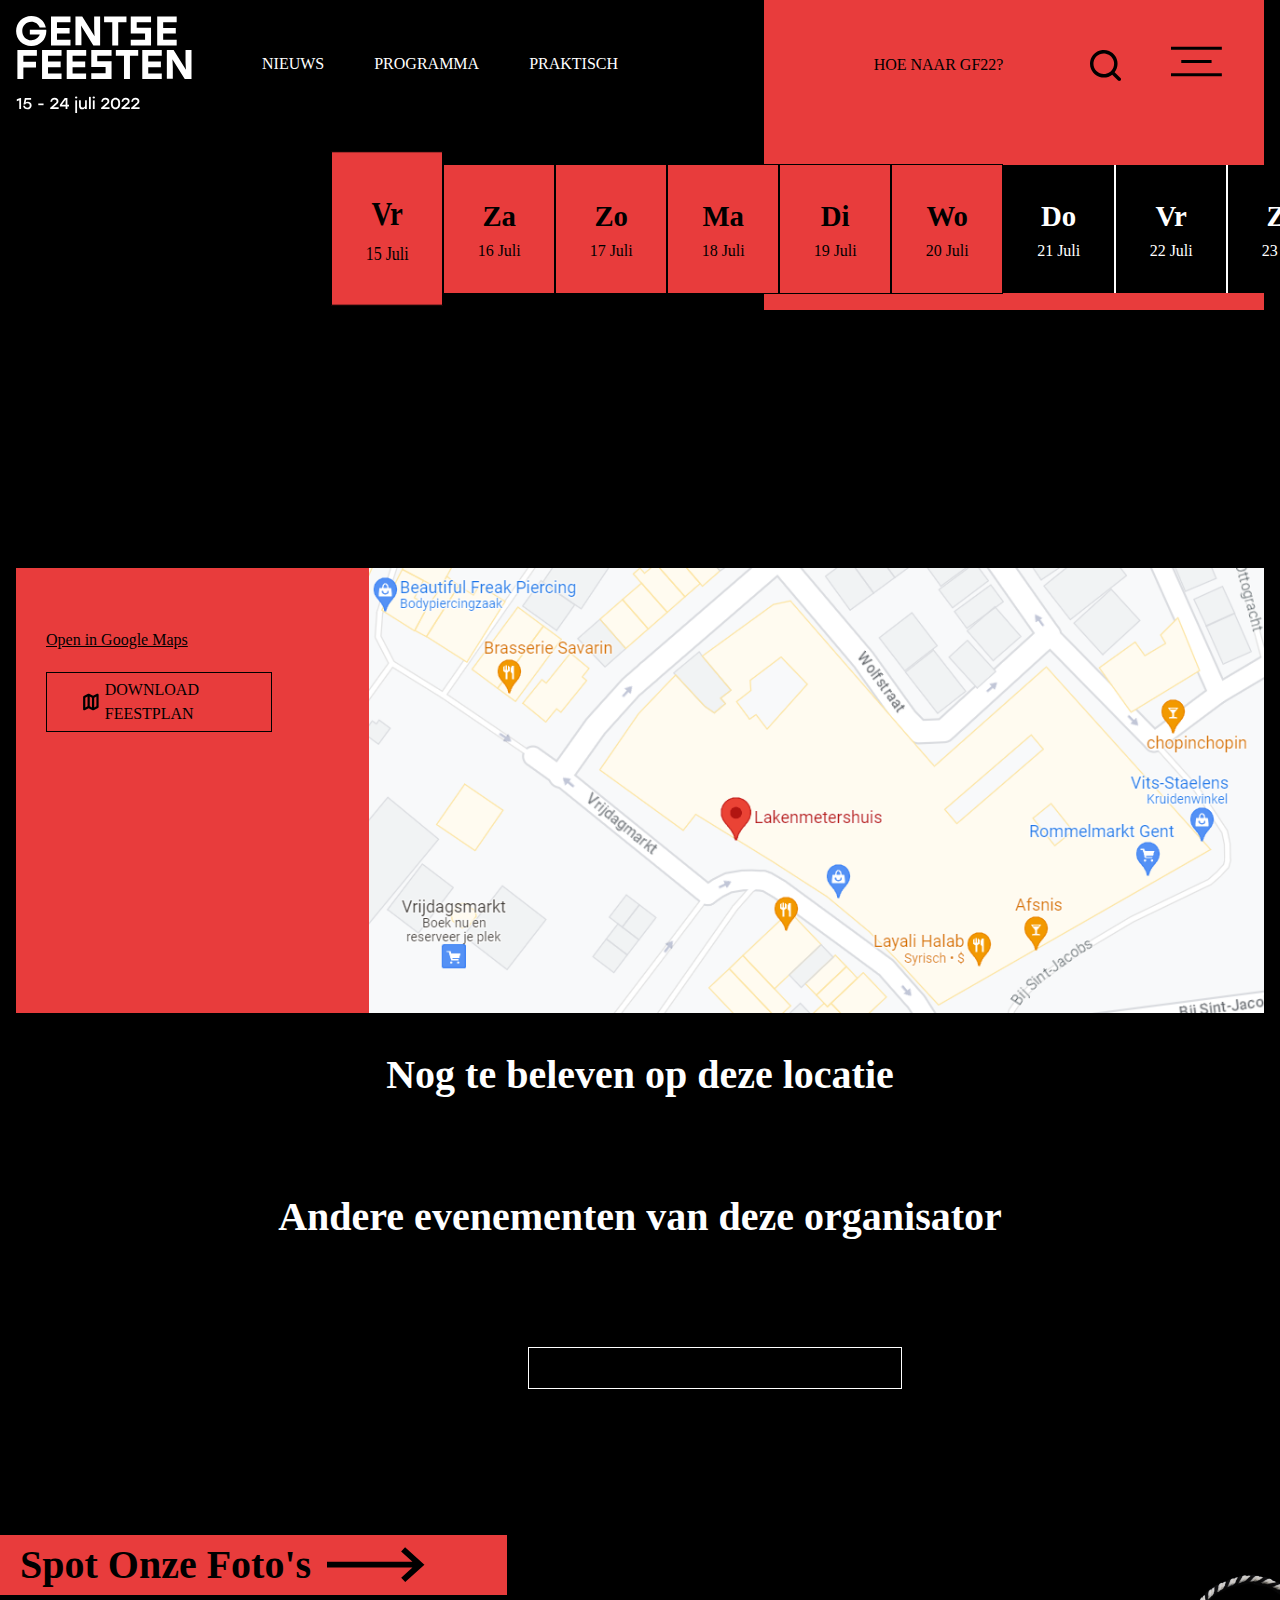
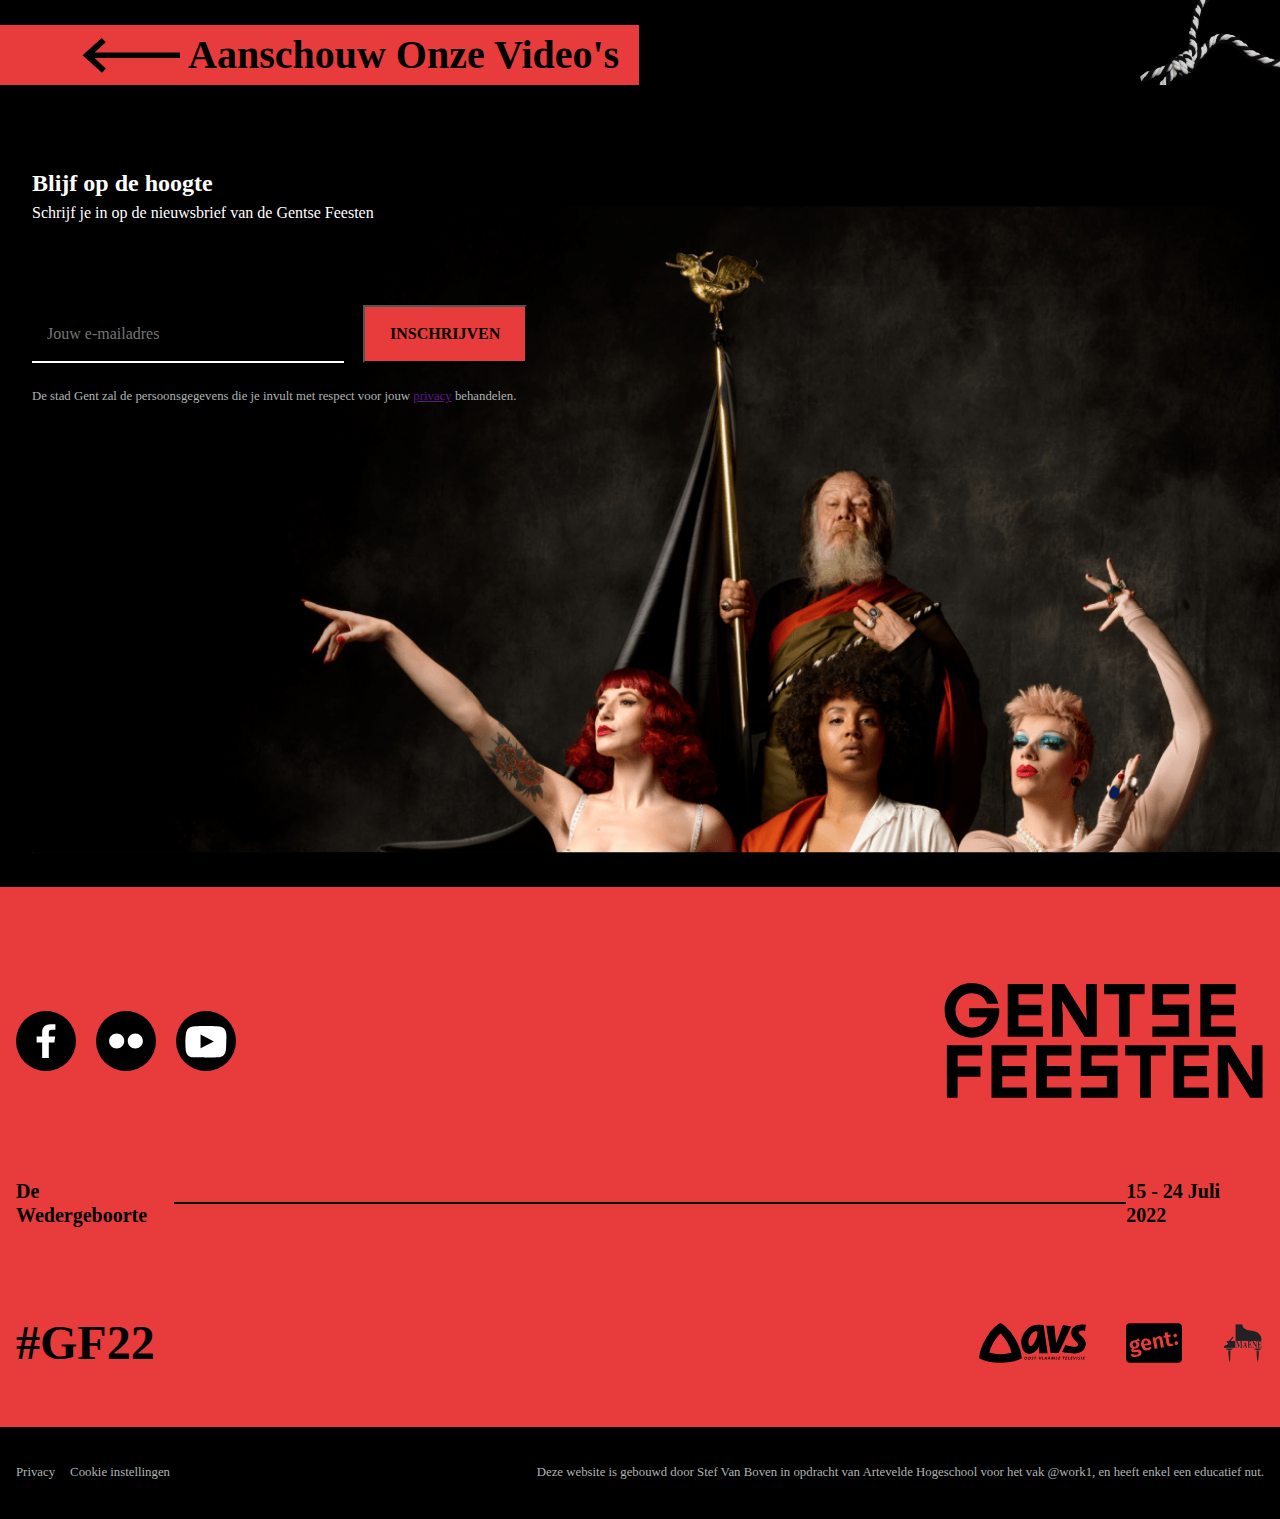
<file: docs/events/detail.html>
<!DOCTYPE html>
<html lang="en">

<head>
    <meta charset="UTF-8">
    <meta name="viewport" content="width=device-width, initial-scale=1.0">
    <link rel="stylesheet" href="../static/css/reset.css">
    <link rel="stylesheet" href="../static/css/header.css">
    <link rel="stylesheet" href="../static/css/day.css">
    <link rel="stylesheet" href="../static/css/detail.css">
    <link rel="stylesheet" href="../static/css/newsletter.css">
    <link rel="stylesheet" href="../static/css/footer.css">
    <title>Event | Gentse Feesten 2022</title>

    <link rel="apple-touch-icon" sizes="180x180" href="../static/assets/favicon/apple-touch-icon.png">
    <link rel="icon" type="image/png" sizes="32x32" href="../static/assets/favicon/favicon-32x32.png">
    <link rel="icon" type="image/png" sizes="16x16" href="../static/assets/favicon/favicon-16x16.png">
    <link rel="manifest" href="../static/assets/favicon/site.webmanifest">
    <link rel="mask-icon" href="../static/assets/favicon/safari-pinned-tab.svg" color="#5bbad5">
    <link rel="shortcut icon" href="../static/assets/favicon/favicon.ico">
    <meta name="msapplication-TileColor" content="#da532c">
    <meta name="msapplication-config" content="../static/assets/favicon/browserconfig.xml">
    <meta name="theme-color" content="#ffffff">
</head>

<body>
    <div class="main-container">
        <div class="hamburger-menu"></div>
        <div class="body-bg"></div>
        <div class="header-container">
            <header class="header">
                <div class="primary__header">
                    <nav class="primary__header_navigation">
                        <div class="header__left">
                            <a href="../index.html" class="header__logo__link">
                                <img class="header__logo__link__img"
                                    src="../static/assets/images/GF-logo-inverse-NL.svg" alt="Gentse-Feesten-logo-2022">
                            </a>

                            <ul class="navlist">
                                <li class="navlist__item">
                                    <a href="../news.html" class="navlist__item__link">
                                        Nieuws
                                    </a>
                                </li>

                                <li class="navlist__item">
                                    <a href="../events/day.html?day=15" class="navlist__item__link">
                                        Programma
                                    </a>
                                </li>

                                <li class="navlist__item">
                                    <a href="#" class="navlist__item__link">
                                        Praktisch
                                    </a>
                                </li>
                            </ul>
                        </div>

                        <div class="header__right-bg"></div>

                        <div class="header__right">
                            <ul class="second__list">
                                <li class="second__list__item">
                                    <a href="#" class="second__list__item">
                                        hoe naar gf22?
                                    </a>
                                </li>

                                <li class="second__list__item">
                                    <a href="../search.html" class="second__list__item__link">
                                        <svg version="1.1" xmlns="http://www.w3.org/2000/svg" width="32" height="32"
                                            viewBox="0 0 32 32">
                                            <title>search</title>
                                            <path
                                                d="M31.474 28.951l-6.043-6.025c1.95-2.484 3.007-5.551 3.004-8.708 0-2.812-0.834-5.561-2.396-7.899s-3.783-4.16-6.381-5.237c-2.598-1.076-5.457-1.358-8.215-0.809s-5.291 1.903-7.28 3.891-3.342 4.522-3.891 7.28-0.267 5.617 0.809 8.215c1.076 2.598 2.898 4.818 5.237 6.381s5.087 2.396 7.899 2.396c3.157 0.004 6.225-1.054 8.708-3.004l6.025 6.043c0.165 0.167 0.362 0.299 0.578 0.389s0.449 0.137 0.684 0.137c0.235 0 0.467-0.047 0.683-0.137s0.413-0.223 0.578-0.389c0.167-0.165 0.299-0.362 0.389-0.578s0.137-0.449 0.137-0.683-0.046-0.467-0.137-0.684c-0.090-0.217-0.222-0.413-0.389-0.578zM3.554 14.218c0-2.109 0.625-4.171 1.797-5.924s2.837-3.12 4.786-3.927c1.948-0.807 4.092-1.018 6.161-0.607s3.969 1.427 5.46 2.918c1.491 1.491 2.507 3.391 2.918 5.46s0.2 4.212-0.607 6.161c-0.807 1.948-2.174 3.614-3.927 4.785s-3.815 1.797-5.924 1.797c-2.828 0-5.54-1.123-7.54-3.123s-3.123-4.712-3.123-7.54z">
                                            </path>
                                        </svg>
                                    </a>
                                </li>

                                <li class="second__list__item">
                                    <a href="#" class="second__list__item">
                                        <svg version="1.1" xmlns="http://www.w3.org/2000/svg" width="55" height="32"
                                            viewBox="0 0 55 32">
                                            <title>hamburger</title>
                                            <path
                                                d="M0 0h54.825v3.404h-54.825v-3.404zM11.072 14.298h32.681v3.404h-32.681v-3.404zM0 28.596h54.825v3.404h-54.825v-3.404z">
                                            </path>
                                        </svg>
                                    </a>
                                </li>
                            </ul>
                        </div>
                    </nav>
                </div>

                <div class="second__header">
                    <div class="second__header__day-container">
                        <a class="second__header__day-container__date-card scale" href="day.html?day=15">
                            <span class="day">
                                Vr
                            </span>

                            <span class="date">
                                15 Juli
                            </span>
                        </a>

                        <a class="second__header__day-container__date-card" href="day.html?day=16">
                            <span class="day">
                                Za
                            </span>

                            <span class="date">
                                16 Juli
                            </span>
                        </a>

                        <a class="second__header__day-container__date-card" href="day.html?day=17">
                            <span class="day">
                                Zo
                            </span>

                            <span class="date">
                                17 Juli
                            </span>
                        </a>

                        <a class="second__header__day-container__date-card" href="day.html?day=18">
                            <span class="day">
                                Ma
                            </span>

                            <span class="date">
                                18 Juli
                            </span>
                        </a>

                        <a class="second__header__day-container__date-card" href="day.html?day=19">
                            <span class="day">
                                Di
                            </span>

                            <span class="date">
                                19 Juli
                            </span>
                        </a>

                        <a class="second__header__day-container__date-card" href="day.html?day=20">
                            <span class="day">
                                Wo
                            </span>

                            <span class="date">
                                20 Juli
                            </span>
                        </a>

                        <a class="second__header__day-container__date-card black do" href="day.html?day=21">
                            <span class="day">
                                Do
                            </span>

                            <span class="date">
                                21 Juli
                            </span>
                        </a>

                        <a class="second__header__day-container__date-card black" href="day.html?day=22">
                            <span class="day">
                                Vr
                            </span>

                            <span class="date">
                                22 Juli
                            </span>
                        </a>

                        <a class="second__header__day-container__date-card black" href="day.html?day=23">
                            <span class="day">
                                Za
                            </span>

                            <span class="date">
                                23 Juli
                            </span>
                        </a>

                        <a class="second__header__day-container__date-card black zo" href="day.html?day=24">
                            <span class="day">
                                Zo
                            </span>

                            <span class="date">
                                24 Juli
                            </span>
                        </a>
                    </div>
                </div>
            </header>
        </div>

        <main class="gf_event_detail_content">
            <section class="gf_event_detail">
                <div class="gf_event_detail__container"></div>
            </section>

            <section class="gf_event_location">
                <div class="gf_event_location__container">
                    <div class="gf_event_location__container__content">
                        <div class="gf_event_location__container__content__left">
                            <div class="gf_event_map"></div>

                            <a href="#">
                                Open in Google Maps
                            </a>

                            <a href="../static/assets/PDF/feestplan.pdf" download class="partyplan_download_button">
                                <svg version="1.1" xmlns="http://www.w3.org/2000/svg" width="32" height="32"
                                    viewBox="0 0 32 32">
                                    <title>map</title>
                                    <path
                                        d="M10 23.766v-17.526l-4 2v17.528l4-2zM11.086 1.224c0.265-0.141 0.58-0.224 0.914-0.224s0.649 0.083 0.925 0.229l-0.011-0.005 7.086 3.542 7.106-3.552c0.26-0.133 0.568-0.211 0.894-0.211 1.104 0 1.998 0.894 2 1.997v22c0 0 0 0.001 0 0.001 0 0.779-0.445 1.453-1.095 1.784l-0.011 0.005-7.98 3.99c-0.265 0.141-0.58 0.224-0.914 0.224s-0.649-0.083-0.925-0.229l0.011 0.005-7.086-3.542-7.106 3.554c-0.26 0.133-0.568 0.211-0.894 0.211-1.105 0-2-0.895-2-2 0-0.001 0-0.002 0-0.003v0-22c0-0.778 0.445-1.453 1.095-1.783l0.011-0.005 7.98-3.988zM14 6.238v17.528l4 2v-17.526l-4-2zM22 8.238v17.528l4-2v-17.526l-4 2z">
                                    </path>
                                </svg>
                                download feestplan
                            </a>
                        </div>

                        <div class="gf_event_location__container__content__right">
                            <img src="../static/assets/images/Maplocation.png" alt="event-location">
                        </div>
                    </div>
                </div>
            </section>

            <section class="other_gf_events_on_location">
                <div class="other_gf_events_on_location_container">
                    <h2>
                        Nog te beleven op deze locatie
                    </h2>

                    <div class="other_gf_events_on_location_container__content"></div>
                </div>
            </section>

            <section class="other_gf_events_from_organizer">
                <div class="other_gf_events_from_organizer_container">
                    <h2>
                        Andere evenementen van deze organisator
                    </h2>

                    <div class="other_gf_events_from_organizer_container__content"></div>

                    <div class="other_gf_events_from_organizer_container__content__button"></div>
                </div>
            </section>
        </main>

        <section class="more__assets">
            <div class="assets__container">
                <div class="assets__container__up">
                    <a href="#" class="pictures">
                        <div class="pictures__text">
                            <span>
                                Spot Onze Foto's
                            </span>
                        </div>

                        <svg viewBox="0 0 1197 269" aria-hidden="true">
                            <path
                                d="M-0.159,111.093l639.756,0l-85.15,-76.855l29.643,-32.816l144.777,131.216l-143.608,129.655l-30.23,-32.081l84.144,-76.315l-639.756,0l0.424,-42.804Z"
                                fill="#000">
                            </path>
                        </svg>
                    </a>
                </div>

                <div class="assets__container__down">
                    <a href="#" class="videos">
                        <div class="videos__text">
                            <svg viewBox="0 0 1197 269" aria-hidden="true">
                                <path
                                    d="M-0.159,111.093l639.756,0l-85.15,-76.855l29.643,-32.816l144.777,131.216l-143.608,129.655l-30.23,-32.081l84.144,-76.315l-639.756,0l0.424,-42.804Z"
                                    fill="#000"></path>
                            </svg>

                            <span>
                                Aanschouw Onze Video's
                            </span>
                        </div>
                    </a>
                </div>
            </div>
        </section>

        <section class="newsletter">
            <div class="newsletter__content__up">
                <h2>
                    Blijf op de hoogte
                </h2>

                <p>
                    Schrijf je in op de nieuwsbrief van de Gentse Feesten
                </p>
            </div>

            <div class="newsletter__content__down">
                <form method="get" action="../index.html" wtx-context="F557AD65-35E8-42DF-95F2-2B7A4F294DD4"
                    data-dashlane-rid="81fbc827e80cdef3" data-form-type="other">
                    <input class="input-text" type="text" id="email" name="email" placeholder="Jouw e-mailadres"
                        wtx-context="31922808-5F48-403F-AFF2-170C075CFD27" data-dashlane-rid="10119a30d9e41e2d"
                        data-form-type="other">
                    <input class="input-button" type="submit" value="INSCHRIJVEN"
                        wtx-context="0C0A75D5-72CD-4E2F-8C58-14050C6D3734" data-dashlane-rid="a16d55bb6be76ff4"
                        data-form-type="action">
                </form>

                <p>
                    De stad Gent zal de persoonsgegevens die je invult met respect voor jouw <a href="">privacy</a>
                    behandelen.
                </p>
            </div>
        </section>
        <footer>
            <div class="footer__container">
                <div class="footer__content">
                    <div class="footer__content__up">
                        <div class="footer__content__up__left">
                            <a href class="smlogo">
                                <svg version="1.1" xmlns="http://www.w3.org/2000/svg" width="32" height="32"
                                    viewBox="0 0 32 32">
                                    <title>facebook</title>
                                    <path
                                        d="M17.49 25v-8.21h2.95l0.44-3.2h-3.39v-2.043c0-0.927 0.276-1.558 1.697-1.558l1.813-0.001v-2.862c-0.766-0.080-1.655-0.126-2.555-0.126-0.030 0-0.061 0-0.091 0h0.005c-2.614 0-4.403 1.491-4.403 4.23v2.36h-2.956v3.2h2.956v8.21h3.535z">
                                    </path>
                                </svg>
                            </a>

                            <a href class="smlogo">
                                <svg version="1.1" xmlns="http://www.w3.org/2000/svg" width="32" height="32"
                                    viewBox="0 0 32 32">
                                    <title>flickr</title>
                                    <path
                                        d="M11.034 12c2.228 0 4.034 1.791 4.034 4 0 2.21-1.806 4-4.034 4s-4.034-1.79-4.034-4c0-2.209 1.806-4 4.034-4zM25 16c0 2.21-1.806 4-4.034 4s-4.034-1.79-4.034-4c0-2.209 1.806-4 4.034-4s4.034 1.791 4.034 4z">
                                    </path>
                                </svg>
                            </a>

                            <a href class="smlogo">
                                <svg version="1.1" xmlns="http://www.w3.org/2000/svg" width="32" height="32"
                                    viewBox="0 0 32 32">
                                    <title>youtube</title>
                                    <path
                                        d="M26.8 12.1v0c0-0.3-0.3-1.9-1.1-2.7-0.7-0.7-1.7-1.1-2.7-1.2h-0.2c-3-0.2-6.6-0.2-6.8-0.2s-3.8 0-6.8 0.2h-0.2c-1 0-1.9 0.5-2.6 1.2-0.8 0.8-1.1 2.4-1.1 2.7-0.2 1.2-0.3 2.4-0.3 3.6v1.6c0 1.2 0.1 2.4 0.2 3.6 0 0.3 0.3 1.8 1.1 2.7 0.8 0.7 1.7 1.1 2.7 1.1 0.1 0 0.2 0 0.2 0h0.1c1.7 0.2 6.4 0.2 6.6 0.2v0c0.2 0 3.8 0 6.8-0.2h0.2c1 0 1.9-0.5 2.6-1.2 0.8-0.8 1.1-2.4 1.1-2.7 0.1-1.2 0.2-2.4 0.2-3.6v-1.6c0.2-1.1 0.1-2.3 0-3.5zM13.1 19.9v-7.4l7.1 3.7-7.1 3.7z">
                                    </path>
                                </svg>
                            </a>
                        </div>

                        <div class="footer__content__up__right">
                            <a href="#">
                                <img src="../static/assets/images/logo-footer.svg" alt="GF-footer-logo">
                            </a>
                        </div>
                    </div>

                    <div class="footer__content__center">
                        <span>
                            De Wedergeboorte
                        </span>
                        <div class="line"></div>
                        <span>
                            15 - 24 Juli 2022
                        </span>
                    </div>

                    <div class="footer__content__down">
                        <span>
                            #gf22
                        </span>

                        <div class="gf__sponsors">
                            <a href="#" class="avs">
                                <img src="../static/assets/images/partner-avs.svg" alt="avs-logo">
                            </a>

                            <a href="#" class="stdg">
                                <img src="../static/assets/images/partner-stad-gent.svg" alt="stad-gent-logo">
                            </a>

                            <a href="#" class="piano">
                                <img src="../static/assets/images/piano-maene.svg" alt="piano-logo">
                            </a>
                        </div>
                    </div>
                </div>
            </div>

            <div class="footer__info">
                <div class="footer__info__container">
                    <div class="footer__info__content">
                        <div class="privacy">
                            <a href="#">
                                Privacy
                            </a>

                            <a href="#">
                                Cookie instellingen
                            </a>
                        </div>

                        <div class="autor">
                            <p>Deze website is gebouwd door Stef Van Boven in opdracht van Artevelde Hogeschool voor het
                                vak @work1, en heeft enkel een educatief nut.</p>
                        </div>
                    </div>
                </div>
            </div>
        </footer>
    </div>
    <script src="../static/js/event.js"></script>
</body>

</html>
</file>
<file: docs/static/css/main.css>
:root {
    --max-width: 1680px;

    --font-stolzlDisplay: 'Stolzl Display';
    --font-stolzl: 'Stolzl';

    --padding: 1rem;

    --custom-red: #E83C3C;
    --custom-white: #FFF;
    --custom-black: #000;
    --custom-grey: #ADB3B3;
}

::selection {
    color: black;
    background: white;
}

body {
    background-color: var(--custom-black);
    overflow-x: hidden;
}

.header-container {
    max-width: var(--max-width);
    margin: 0 auto;
    padding: var(--padding);
}

.body-bg {
    position: absolute;
    background-image: url(../assets/images/hero-desktop.jpg);
    background-position: top left;
    background-size: contain;
    background-repeat: no-repeat;
    height: 75rem;
    width: 100%;
    z-index: -2;
}
</file>
<file: docs/static/css/header.css>
.header {
    position: relative;
}

.primary__header_navigation {
    display: flex;
    flex-wrap: nowrap;
    align-items: center;
    justify-content: space-between;
}

.header__left {
    display: flex;
    flex-wrap: nowrap;
    align-items: center;
    gap: 1.875rem;
}

.header__logo__link {
    width: 11rem;
}

.header__logo__link__img {
    width: 100%;
    height: auto;
}

/* Navigation style */

.navlist {
    display: flex;
    flex-wrap: nowrap;
    gap: 3.125rem;
    list-style: none;
}

.navlist__item a {
    text-decoration: none;
    text-transform: uppercase;
    color: var(--custom-white);
}

.navlist__item a::after {
    content: '';
    background-color: transparent;
    display: block;
    width: 25px;
    height: 3px;
}

/* header right style */

.header__right-bg {
    background-color: var(--custom-red);
    position: absolute;
    top: -2.9rem;
    right: 0;
    width: 31.25rem;
    height: 21.25rem;
    z-index: -1;
}

.header__right {
    margin-right: 0.3125rem;
}

.second__list {
    display: flex;
    flex-wrap: nowrap;
    align-items: center;
    gap: 1.875rem;
    list-style: none;
}

.second__list__item {
    margin-right: 0.625rem;
}

.second__list__item:last-child {
    margin-right: 2.3rem;
    margin-top: 1rem;
}

.second__list__item a {
    text-decoration: none;
    text-transform: uppercase;
    color: var(--custom-black);
}

.second__list__item a:hover {
    color: var(--custom-white);
}

.second__list__item__link svg {
    width: 1.25rem;
    height: 1.3125rem;
}

.second__list__item__link svg:hover {
    fill: white;
}

.second__list__item svg {
    width: 3.1875rem;
    height: 1.9375rem;
    cursor: pointer;
}

.second__list__item svg:hover {
    fill: white;
}

/* second header right style */

.second__header {
    position: relative;
}

.second__header__container, 
.grid-container {
    position: absolute;
    right: 0;
}

.second__header__title-bg {
    background-color: var(--custom-black);
    margin-right: 2.3rem;
    margin-top: 2.1875rem;
}

.second__header__title {
    color: var(--custom-white);
    padding: 0.3125rem;
    font-family: var(--font-stolzlDisplay);
    font-size: 4rem;
}

.second__header__link {
    display: block;
    width: 31.25rem;
    margin: 0 auto;
    margin-top: 5.3125rem;
}

.second__header__link a {
    display: flex;
    flex-wrap: nowrap;
    align-items: center;
    transform: translateX(13.75rem);
    text-decoration: none;
}

.second__header__link svg {
    width: 8.0625rem;
    height: 4.875rem;
    transition: 2s all ease-in-out;
}

.second__header__link svg path {
    transition: 2s all ease-in-out;
}

.second__header__link__text {
    font-family: var(--font-stolzl);
    font-size: 1.1rem;
    color: var(--custom-white);
}

.second__header__link__text span {
    font-weight: 700;
    font-size: 1.875rem;
    line-height: 1.8rem;
}

/* grid container days styling */
.grid-container {
    margin-right: 2.1875rem;
    display: grid;
    grid-template-columns: repeat(3, 9.75rem);
    grid-template-rows: repeat(5, 7.3125rem);
    grid-template-areas:
        "vr15 za16 . "
        "zo17 ma18 di19"
        "wo20 do21 vr22"
        ". za23 zo24";
}

.date-card {
    background-color: var(--custom-red);
    width: 100%;
    height: 100%;
    color: var(--custom-black);
    text-decoration: none;
    font-family: var(--font-stolzl);
    border: 0.0625rem solid black;
    display: flex;
    flex-direction: column;
    justify-content: center;
    align-items: center;
}

.date-card:hover {
    background-color: var(--custom-black);
    color: var(--custom-white);
}

.vr15 {
    grid-area: vr15;
}

.za16 {
    grid-area: za16;
}

.zo17 {
    grid-area: zo17;
}

.ma18 {
    grid-area: ma18;
}

.di19 {
    grid-area: di19;
}

.wo20 {
    grid-area: wo20;
}

.do21 {
    grid-area: do21;
}

.vr22 {
    grid-area: vr22;
}

.za23 {
    grid-area: za23;
}

.zo24 {
    grid-area: zo24;
}

.day {
    font-weight: 700;
    font-size: 1.8rem;
}
</file>
<file: docs/static/css/events.css>
.events-container {
    max-width: var(--max-width);
    margin: 0 auto;
    padding: var(--padding);
    margin-top: 1050px;
}

.events-content {
    overflow-x: scroll;
    display: flex;
    flex-wrap: nowrap;
    flex-direction: row;
    align-items: center;
    gap: 1.25rem;
}

.events-info {
    font-family: 'Stolzl';
    color: var(--custom-white);
    width: 35%;
    height: auto;
    flex-shrink: 0;
    margin-bottom: 2.1875rem;
    position: relative;
    text-decoration: none;
}

.event img {
    width: 100%;
    border: 0.0625rem solid white;
    z-index: 0;
}

.events__date {
    position: absolute;
    top: 0.75rem;
    left: 0.75rem;
    padding: 0.25rem 0.5rem;
    background-color: var(--custom-black);
    text-transform: uppercase;
    line-height: 120%;
}

.events__info {
    position: relative;
    top: -2.5rem;
    width: 85%;
    z-index: 1;
    border: 0.0625rem solid white;
    background-color: var(--custom-black);
    padding: 1.75rem;
    font-size: .9rem;
    transition: all .2s ease;
}

.events__info:hover {
    box-shadow: -1rem 1rem 0rem 0rem #e83c3c;
    transform: translate(1.6rem, -1.6rem);
}

.events__location {
    background-color: var(--custom-red);
    color: var(--custom-black);
    padding: 0.25rem 0.5rem;
    line-height: 110%;
    margin-right: 0.9375rem;
}
</file>
<file: docs/static/css/news.css>
.news {
    margin-top: 0.5rem;
}

.news-container {
    max-width: var(--max-width);
    margin: 0 auto;
    padding: var(--padding);
}

.news-content {
    display: flex;
    flex-wrap: nowrap;
    align-items: center;
    color: white;
}

.news__title {
    transform: rotate(-90deg);
    font-size: 6.5rem;
    font-family: var(--font-stolzlDisplay);
    margin-top: 10rem;
    margin-left: -4rem;
}

.news__title::before {
    content: '';
    display: inline-block;
    width: 110%;
    height: 2rem;
    position: absolute;
    top: -1rem;
    right: -2rem;
    background: var(--custom-red);
    z-index: -1;
}

.news__content__left {
    display: grid;
    grid-template-columns: 1fr 1fr;
    margin-left: 2rem;
    margin-top: 3rem;
}

.news__content__down__left__content {
    grid-column: 1 / -1;
}

.news__content__left__left__content,
.news__content__left__right__content,
.news__content__down__left__content {
    padding: 1rem;
    border: 1px solid white;
}

.news__content__left__left__content:hover,
.news__content__left__right__content:hover,
.news__content__down__left__content:hover {
    background-color: var(--custom-red);
}

.news-arrow {
    margin-top: 5rem;
    width: 10rem;
}

.news__content__right__img {
    margin-top: 3rem;
}

a {
    text-decoration: none;
    color: white;
}

.news__link:hover {
    color: black;
}

.news__articles__button {
    margin-top: 3rem;
    margin-left: 28rem;
}

.news__button {
    padding: 0.8rem 1.2rem;
    color: white;
    background-color: var(--custom-black);
    border: 0.0625rem solid white;
    font-weight: 500;
    font-family: var(--font-stolzl);
    font-size: 1.1rem;
    text-decoration: none;
    transition: all .2s ease;
}

.news__button:hover {
    background-color: white;
    color: var(--custom-black);
}
</file>
<file: docs/static/css/newsletter.css>
.more__assets {
    background-image: url(../assets/images/visual-eyecatchers.png);
    background-repeat: no-repeat;
    background-position: top right;
    background-size: 20%;
    margin-top: 6.25rem;
    margin-bottom: 5rem;
}

.assets__container {
    display: flex;
    flex-wrap: wrap;
    align-items: flex-start;
    flex-direction: column;
    margin-bottom: 5rem;
}

.pictures,
.videos {
    display: flex;
    flex-wrap: wrap;
    align-items: center;
    justify-content: center;
    text-decoration: none;
    background-color: var(--custom-red);
    margin-top: 1.875rem;
    padding-left: 1.25rem;
    padding-right: 1.25rem;
}

.pictures {
    display: flex;
    align-items: center;
}

.pictures__text {
    margin-right: 1rem;
}

.pictures__text span {
    display: inline-block;
    text-align: center;
}

.pictures svg {
    width: 10rem;
}

.pictures__text,
.videos__text {
    color: var(--custom-black);
    font-size: 2.5rem;
    font-family: var(--font-stolzlDisplay);
    font-weight: bold;
}

.videos {
    display: flex;
    align-items: center;
}

.videos__text {
    display: flex;
    align-items: center;
}

.videos__text span {
    margin-left: 0.5rem;
}

.videos svg {
    width: 10rem;
    transform: rotate(180deg);
}

.newsletter {
    margin-left: 2rem;
    padding-bottom: 30.5rem;
    background-image: url(../assets/images/bg-footer.jpg);
    background-repeat: no-repeat;
    background-size: contain;
    background-position: right;
}

.newsletter__content__up {
    color: white;
    margin-bottom: 5rem;
}

.input-text {
    background-color: transparent;
    color: white;
    border: 0;
    border-bottom: 0.125rem solid var(--custom-white);
    padding: 0.9375rem;
    margin-right: 0.9375rem;
    width: 25%;
}

.input-button {
    background-color: var(--custom-red);
    color: black;
    padding: 0.9375rem;
    padding-left: 1.5625rem;
    padding-right: 1.5625rem;
    font-family: var(--font-stolzl);
    font-weight: bold;
}

.newsletter__content__down {
    color: white;
}

.newsletter__content__down p {
    color: var(--custom-grey);
    font-family: var(--font-stolzl);
    font-size: 0.8rem;
    margin-top: 1.5rem;
}
</file>
<file: docs/static/css/footer.css>
footer {
    background-color: var(--custom-red);
    position: relative;
    bottom: 0;
    z-index: 1;
    margin-top: -0.4375rem;
    font-family: var(--font-stolzl);
}

.footer__container {
    max-width: var(--max-width);
    margin: 0 auto;
    padding: var(--padding);
}

.footer__content__up {
    display: flex;
    flex-wrap: nowrap;
    justify-content: space-between;
    align-items: center;
    padding-top: 5rem;
    margin-bottom: 5rem;
}

.footer__content__up__left {
    display: flex;
    flex-wrap: nowrap;
    gap: 1.25rem;
    align-items: center;
}

.smlogo {
    background-color: var(--custom-black);
    border-radius: 3.125rem;
    width: 3.75rem;
    height: 3.75rem;
}

.footer__content__up__left svg {
    fill: white;
    position: relative;
    top: 50%;
    left: 50%;
    width: 100%;
    height: 100%;
    transform: translateX(-50%) translateY(-50%);
}

.footer__content__up__right  img {
    width: 20rem;
    height: 7.25rem;
}

.footer__content__center {
    display: flex;
    flex-wrap: nowrap;
    justify-content: space-between;
    align-items: center;
    padding-bottom: 5rem;
}

.footer__content__center span {
    text-transform: capitalize;
    font-family: var(--font-stolzl);
    font-weight: 700;
    font-size: 1.25rem;
    line-height: 1.5rem;
}

.line {
    height: 0.125rem;
    width: 60rem;
    background-color: var(--custom-black);
}

.footer__content__down {
    display: flex;
    flex-wrap: nowrap;
    justify-content: space-between;
    align-items: center;
    padding-bottom: 2rem;
}

.footer__content__down span {
    text-transform: uppercase;
    font-family: var(--font-stolzlDisplay);
    font-weight: 700;
    font-size: 3rem;
}

.gf__sponsors {
    display: flex;
    flex-wrap: nowrap;
    align-items: center;
    gap: 2.5rem;
}

.avs img {
    width: 6.6875rem;
    height: 2.5rem;
}

.stdg img {
    width: 3.5rem;
    height: 2.5rem;
}

.piano img {
    width: 2.625rem;
    height: 2.5rem;
}

.footer__info {
    background-color: var(--custom-black);
    color: var(--custom-grey);
}

.footer__info__container {
    max-width: var(--max-width);
    margin: 0 auto;
    padding: var(--padding);
}

.footer__info__content {
    display: flex;
    flex-wrap: nowrap;
    align-items: center;
    justify-content: space-between;
    font-size: .8rem;
    padding-top: 1.25rem;
    padding-bottom: 1.25rem;
}

.privacy {
    display: flex;
    flex-wrap: nowrap;
    align-items: center;
    gap: 0.9375rem;
}

.privacy a {
    color: var(--custom-grey);
    text-decoration: none;
}

.author {
    font-weight: 700;
}
</file>
<file: docs/static/css/news-articles.css>
h3 {
    color: white;
}

.news__container {
    margin-top: 15rem;
}

.news__articles__content {
    display: flex;
    flex-direction: column;
    align-items: center;
    justify-content: center;
    margin-left: 3rem;
}

.news__articles__content__article {
    display: flex;
    flex-direction: row;
    align-items: center;
    margin-bottom: 3.5rem;
    border: 0.2rem solid #fff;
    margin-right: auto;
    margin-left: auto;
    width: 70%;
}

.news__articles__content__article__left {
    margin-bottom: 10rem;
    margin-left: 0.2rem;
}

.news__articles__content__article__left__title:hover {
    background-color: red;
}

h3:hover {
    color: black;
}

.news__article__arrow {
    margin-top: 5rem;
    max-width: 100%;
}

.news__articles__content__article__right {
    flex: 1;
    display: flex;
    justify-content: flex-end;
}

.news__articles__content__article__right__img {
    max-width: 100%;
    height: auto;
}
</file>
<file: docs/static/css/search.css>
.search {
    position: relative;
    top: 15rem;
}

.search__container {
    max-width: var(--max-width);
    margin: 0 auto;
    padding: var(--padding);
}

.search__container__title {
    color: white;
    text-align: center;
    margin-bottom: 1.25rem;
}

.search-section form {
    margin-bottom: 3.125rem;
    text-align: center;
}

.search-section input {
    border: 0.0625rem solid var(--custom-white);
    color: var(--custom-white);
    background-color: var(--custom-black);
    width: 75%;
    padding: 1.25rem;
    padding-top: .9375rem;
    padding-bottom: .9375rem;
}

.search-section button {
    position: relative;
    border: 0.0625rem solid var(--custom-white);
    top: .6687rem;
    margin-left: -5px;
    height: 3.5rem;
    padding-right: 1.25rem;
    padding-left: 1.25rem;
    border-left: 0;
    cursor: pointer;
    background-color: var(--custom-black);
}

.search-section button svg {
    fill: var(--custom-white);
}

/* search results styling */
.event-results-count {
    display: block;
    color: var(--custom-white);
    text-align: center;
}

.event-search-results {
    margin-top: 3.125rem;
    display: flex;
    flex-wrap: wrap;
    flex-direction: row;
    align-items: center;
    gap: 20px;
    justify-content: center;
}

.search__event__result__content {
    color: var(--custom-white);
    width: 30%;
    height: auto;
    flex-shrink: 0;
    margin-bottom: 2.1875rem;
    position: relative;
    text-decoration: none;
}

.search__event__result__content img {
    width: 100%;
    border: 0.0625rem solid white;
}

.search__event__result__content__date {
    position: absolute;
    background-color: var(--custom-black);
    top: .625rem;
    left: .625rem;
    padding: 0.25rem 0.5rem;
    text-transform: uppercase;
}

.search__event__result__content__info {
    position: relative;
    background-color: var(--custom-black);
    top: -2.5rem;
    border: 0.0625rem solid white;
    padding: 1.75rem;
    font-size: .9rem;
    transition: all .2s ease;
}

.search__event__result__content__info:hover {
    box-shadow: -1rem 1rem 0rem 0rem #e83c3c;
    transform: translate(1.6rem, -1.6rem);
}

.search__event__result__content__location {
    background-color: var(--custom-red);
    padding: 0.25rem 0.5rem;
    color: var(--custom-black);
    margin-right: .625rem;
}
</file>
<file: docs/static/css/day.css>
:root {
    --max-width: 1680px;

    --font-stolzlDisplay: 'Stolzl Display';
    --font-stolzl: 'Stolzl';

    --padding: 1rem;

    --custom-red: #E83C3C;
    --custom-white: #FFF;
    --custom-black: #000;
    --custom-grey: #ADB3B3;
}

::selection {
    color: black;
    background: white;
}

body {
    background-color: var(--custom-black);
    overflow-x: hidden;
}

.header-container,
.filter-container,
.day-events__container {
    max-width: var(--max-width);
    margin: 0 auto;
    padding: var(--padding);
}

.body-bg {
    position: absolute;
    height: 75rem;
    width: 100%;
    z-index: -2;
}

.second__header__day-container {
    margin-top: 3.125rem;
    display: flex;
    flex-wrap: nowrap;
    align-items: center;
}

.second__header__day-container__date-card {
    position: relative;
    background-color: var(--custom-red);
    width: 7rem;
    left: 19.7rem;
    height: 100%;
    color: var(--custom-black);
    text-decoration: none;
    font-family: var(--font-stolzl);
    border: 0.0625rem solid black;
    display: flex;
    flex-direction: column;
    justify-content: center;
    align-items: center;
    padding-bottom: 1.875rem;
    padding-top: 1.875rem;
}

.second__header__day-container__date-card:hover {
    background-color: var(--custom-black);
    color: var(--custom-white);
}

.black {
    background-color: var(--custom-black);
    color: var(--custom-white);
    border: 0.0625rem solid white;
    border-top: 0;
    border-bottom: 0;
}

.black:hover {
    background-color: var(--custom-red);
    color: var(--custom-black);
}

.do {
    border-left: 0;
}

.zo {
    border-right: 0;
}

.scale {
    transform: scaleY(1.2);
}

/* filter section styling */
.filter-section {
    margin-top: 7.8125rem;
    margin-bottom: 7.8125rem;
    color: white;
}

.filter-content {
    position: relative;
}

.filter {
    display: flex;
    flex-wrap: nowrap;
    justify-content: center;
}

.filter-title {
    position: relative;
    height: fit-content;
    transform: rotate(-90deg);
    font-size: 7.5rem;
    font-family: var(--font-stolzlDisplay);
    margin-top: 6.75rem;
    margin-left: -20rem;
    width: 37%;
    flex-grow: 0;
}

.filter-title::before {
    content: '';
    width: 92%;
    height: 3rem;
    position: absolute;
    top: -1rem;
    background: var(--custom-red);
}

.filter-content-up {
    border: 0.0625rem solid var(--custom-white);
}

.filter-content-up__titles {
    display: flex;
    flex-wrap: nowrap;
    align-items: center;
    border: 0.0625rem solid var(--custom-white);
    font-family: var(--font-stolzl);
    font-size: 1.3rem;
}

.filter-content-up__titles div:hover {
    background-color: white;
}

.filter-content-up__titles div:hover a {
    color: black;
}

.filter-content-up__titles div:hover svg {
    fill: black;
}

.filter-content-up__titles div {
    padding: 1.5625rem;
    padding-left: 1.875rem;
    padding-right: 1.875rem;
    border-right: 0.0625rem solid;
}

.category {
    background-color: var(--custom-white);
}

.category_name {
    color: var(--custom-black);
}

.filter-content-up__titles a {
    display: flex;
    gap: 0.9375rem;
    color: var(--custom-white);
    text-decoration: none;
}

.filter-content-up form {
    display: flex;
    flex-wrap: nowrap;
    justify-content: space-between;
    align-items: center;
    margin-bottom: 0;
}

.filter input {
    border: 0.0625rem solid var(--custom-white);
    color: var(--custom-white);
    background-color: var(--custom-black);
    width: 70%;
    padding: 1.25rem;
    padding-top: 0.9375rem;
    padding-bottom: 0.9375rem;
    font-family: var(--font-stolzl);
}

.filter-content-up__links {
    padding: 2.5rem;
    padding-bottom: 4.6875rem;
}

.filter-content-links {
    column-count: 2;
    column-gap: 6rem;
}


.filter-content-link {
    margin-bottom: 20px;
    list-style-image: url(../assets/images/category-icon.svg);
}

.filter-content-link a {
    text-decoration: none;
    color: var(--custom-white);
    font-family: var(--font-stolzl);
}

/* searchbar styling */

.searcheventsform {
    position: relative;
    width: 50%;
    margin-top: -11.5px;
    left: 0;
}

.searchbutton {
    border: 0.0625rem solid var(--custom-white);
    border-left: 0;
    background-color: var(--custom-black);
    position: relative;
    top: 11px;
    margin-left: -5px;
    height: 3.4rem;
    padding-right: 1.25rem;
    padding-left: 1.25rem;
    cursor: pointer;
}

.searchbutton svg {
    fill: var(--custom-white);
}


/* event cards styling */

.day-events__container__content_day_events {
    color: var(--custom-white);
    font-family: var(--font-stolzlDisplay);
    font-size: 1.6rem;
}

.day-events__container__content_day_events h2 {
    margin-bottom: 1.875rem;
    text-align: center;
}

.day-events__container__content_day_event {
    display: flex;
    flex-wrap: wrap;
    gap: 3.125rem;
}

.day-events__container__content_day_event_detail {
    position: relative;
    width: 30%;
    height: auto;
    margin-bottom: 1.5625rem;
    text-decoration: none;
    color: var(--custom-white);
    font-family: 'Stolzl';
}

.day-events__container__content_day_event_detail img {
    width: 100%;
    border: 1px solid white;
}

.day-event__date {
    position: absolute;
    background-color: var(--custom-black);
    top: .625rem;
    left: .625rem;
    padding: 0.25rem 0.5rem;
    text-transform: uppercase;
}

.day-event__info {
    position: relative;
    background-color: var(--custom-black);
    top: -2.5rem;
    border: 0.0625rem solid white;
    padding: 1.75rem;
    font-size: .9rem;
    transition: all .2s ease;
}

.day-event__info:hover {
    box-shadow: -1rem 1rem 0rem 0rem #e83c3c;
    transform: translate(1.6rem, -1.6rem);
}

.day-event__location {
    background-color: var(--custom-red);
    padding: 0.25rem 0.5rem;
    color: var(--custom-black);
    margin-right: .625rem;
}

/* other activities section styling */

.other-activities_content {
    display: flex;
    flex-wrap: nowrap;
    justify-content: center;
}

.other-activities_content__bg {
    width: 30rem;
    height: 20rem;
    background-image: url(../assets/images/search-decoration-img.jpg);
    background-repeat: no-repeat;
    background-position: center center;
    background-size: cover;
}

.other-activities_content__text {
    background-color: var(--custom-red);
    width: 60%;
}

.other-activities_content__text__right {
    position: relative;
    left: 100px;
    top: 25%;
}

.other-activities_content__text__right form {
    margin-top: .625rem;
}

.other-activities_content__text__right input {
    border: 0.0625rem solid var(--custom-white);
    background-color: var(--custom-white);
    width: 50%;
    padding: 1.25rem;
    padding-top: 0.9375rem;
    padding-bottom: .875rem;
}

.other-activities_content__text__right button {
    position: relative;
    border: 0.0625rem solid var(--custom-white);
    top: .6375rem;
    margin-left: -5px;
    height: 3.4rem;
    padding-right: 1.25rem;
    padding-left: 1.25rem;
    border-left: 0;
    cursor: pointer;
    background-color: var(--custom-white);
}
</file>
<file: docs/static/css/detail.css>
.gf_event_detail_content__container {
    margin-top: 20px;
    margin-bottom: 20px;
}

.gf_event_detail,
.gf_event_location__container,
.other_gf_events_on_location_container,
.other_gf_events_from_organizer_container {
    max-width: var(--max-width);
    margin: 0 auto;
    padding: var(--padding);
}

.gf_event_detail__container {
    margin-top: 10rem;
    display: flex;
    flex-wrap: nowrap;
    justify-content: center;
    align-items: flex-start;
    gap: 3.125rem;
    color: var(--custom-white);
}

.gf_event_detail__left {
    width: 50%;
    padding: 2.1875rem;
}

.gf_event_detail_day {
    display: flex;
    gap: 1.25rem;
    margin-left: -3.125rem;
    margin-bottom: 3.125rem;
    width: fit-content;
    color: var(--custom-white);
    text-decoration: none;
}

.gf_event_detail_day svg {
    position: relative;
    left: 0;
    transform: rotate(180deg);
    width: 7.5rem;
}

.gf_event_detail__left p {
    display: flex;
    flex-wrap: nowrap;
    align-items: center;
    gap: 1.875rem;
    margin-top: 40px;
}

.gf_event_detail__left p a {
    display: flex;
    flex-wrap: nowrap;
    align-items: center;
    gap: 0.625rem;
    background-color: var(--custom-red);
    color: var(--custom-black);
    text-decoration: none;
    padding-top: 0.625rem;
    padding-bottom: 0.625rem;
    padding-left: 0.9375rem;
    padding-right: 0.9375rem;
}

.gf_event_detail__left p a svg:hover,
.gf_event_detail__left p a:hover {
    fill: var(--custom-white);
    color: var(--custom-white);
}

.gf_event_detail_info {
    margin-top: 2.5rem;
}

.gf_event_detail_info_organizer, 
.gf_event_detail_info_category {
    display: flex;
    flex-wrap: nowrap;
    gap: 9.375rem;
    margin-bottom: 0.625rem;
}

.gf_event_detail_info_organizer a, 
.gf_event_detail_info_category a {
    color: var(--custom-white);
    transition: all 0.2s ease;
}

.gf_event_detail_info_organizer a:hover, 
.gf_event_detail_info_category a:hover {
    color: var(--custom-red);
}

.gf_event_detail__right {
    width: 40%;
    margin-left: 7rem;
}

.gf_event_socials {
    display: flex;
    flex-wrap: nowrap;
    gap: 0.9375rem;
    margin-top: 1.25rem;
}

.gf_event_socials > * {
    background-color: var(--custom-white);
    padding: 0.625rem;
    border-radius: 50%;
}

.gf_event_socials > *:hover {
    background-color: var(--custom-red);
}

/* map section styling */
.gf_event_location__container__content {
    display: flex;
    flex-wrap: nowrap;
    justify-content: center;
    margin-top: 3.125rem;
}

.gf_event_location__container__content__left {
    background-color: var(--custom-red);
    width: 30%;
    padding: 1.875rem;
}

.gf_event_map {
    margin-bottom: 1.875rem;
}

.gf_event_map a {
    display: flex;
    flex-wrap: nowrap;
    align-items: center;
    gap: 1.25rem;
    background-color: var(--custom-black);
    width: fit-content;
    padding-top: 0.625rem;
    padding-bottom: 0.625rem;
    padding-left: 0.9375rem;
    padding-right: 0.9375rem;
    text-decoration: none;
    font-size: 1.2rem;
}

.gf_event_map a svg {
    fill: var(--custom-white);
}

.gf_event_map a span {
    color: var(--custom-white);
}

.gf_event_location__container__content__left a {
    color: var(--custom-black);
    margin-top: 1.25rem;
}

.partyplan_download_button {
    text-decoration: none;
    text-decoration-line: none;
    text-transform: uppercase;
    padding-top: 0.3125rem;
    padding-bottom: 0.3125rem;
    padding-left: 2.1875rem;
    border: 0.0625rem solid var(--custom-black);
    transition: all 0.3s ease;
    display: flex;
    flex-wrap: nowrap;
    align-items: center;
    gap: 0.3125rem;
    width: 77%;
}

.partyplan_download_button:hover {
    background-color: var(--custom-white);
}

.partyplan_download_button svg {
    width: 20px;
}

/*other events on location section styling*/
.other_gf_events_on_location h2 {
    color: var(--custom-white);
    font-family: var(--font-stolzlDisplay);
    font-size: 2.5rem;
    margin-bottom: 3.125rem;
    text-align: center;
}

.other_gf_events_on_location_container__content {
    display: flex;
    flex-wrap: wrap;
    justify-content: center;
    gap: 3.125rem;
}

.other_gf_event_from_organizer_detail_link {
    position: relative;
    text-decoration: none;
    margin-bottom: 3.125rem;
    color: var(--custom-white);
    width: 29%;
}

.other_gf_event_from_organizer_detail_link img {
    width: 100%;
    border: 0.0625rem solid white;
}

.other_gf_event_from_organizer_detail_event__date {
    position: absolute;
    background-color: var(--custom-black);
    top: 0.625rem;
    left: 0.625rem;
    padding: 0.25rem 0.5rem;
    text-transform: uppercase;
}

.other_gf_event_from_organizer_detail_event__info {
    position: relative;
    background-color: var(--custom-black);
    top: -2.5rem;
    border: 0.0625rem solid white;
    padding: 1.75rem;
    font-size: .9rem;
    transition: all .2s ease;
}

.other_gf_event_from_organizer_detail_event__info:hover {
    box-shadow: -1rem 1rem 0rem 0rem #e83c3c;
    transform: translate(1.6rem, -1.6rem);
}

.other_gf_event_from_organizer_detail_location {
    background-color: var(--custom-red);
    color: var(--custom-black);
    padding: 0.25rem 0.5rem;
    line-height: 110%;
    margin-right: 0.9375rem;
}


/* other events from organizer section styling */
.other_gf_events_from_organizer h2 {
    color: var(--custom-white);
    font-size: 2.5rem;
    margin-bottom: 3.125rem;
    text-align: center;
}

.other_gf_events_from_organizer_container__content {
    display: flex;
    flex-wrap: wrap;
    justify-content: center;
}

.other_gf_events_from_organizer_event {
    display: flex;
    flex-wrap: nowrap;
    align-items: center;
    text-decoration: none;
    width: 80%;
}

.other_gf_events_from_organizer_event:hover {
    border: 0.0625rem solid var(--custom-black);
}

.other_gf_events_from_organizer_event:hover,
.other_gf_events_from_organizer_event:hover h3,
.other_gf_events_from_organizer_event:hover span {
    background-color: var(--custom-white);
    color: black;
}

.other_gf_events_from_organizer_event__date, 
.other_gf_events_from_organizer_event__title, 
.other_gf_events_from_organizer_event__location {
    text-transform: uppercase;
    padding-top: 1.25rem;
    padding-bottom: 1.25rem;
    padding-left: 1.25rem;
    padding-right: 1.25rem;
    color: var(--custom-white);
    width: 100%;
    height: 100%;
    border: 0.0625rem solid
}

.other_gf_events_from_organizer_container__content__button {
    width: 30%;
    text-transform: uppercase;
    padding-top: 1.25rem;
    padding-bottom: 1.25rem;
    padding-left: 1.25rem;
    padding-right: 1.25rem;
    border: 0.0625rem solid var(--custom-white);
    transition: all 0.3s ease;
    margin-left: 32rem;
    margin-top: 3.125rem;
}

.other_gf_events_from_organizer_container__content__button a {
    text-decoration: none;
    color: var(--custom-white);
    margin-left: 1rem;
}

.other_gf_events_from_organizer_container__content__button:hover {
    background-color: var(--custom-white);
}

.other_gf_events_from_organizer_container__content__button:hover a {
    color: var(--custom-black);
}
</file>
